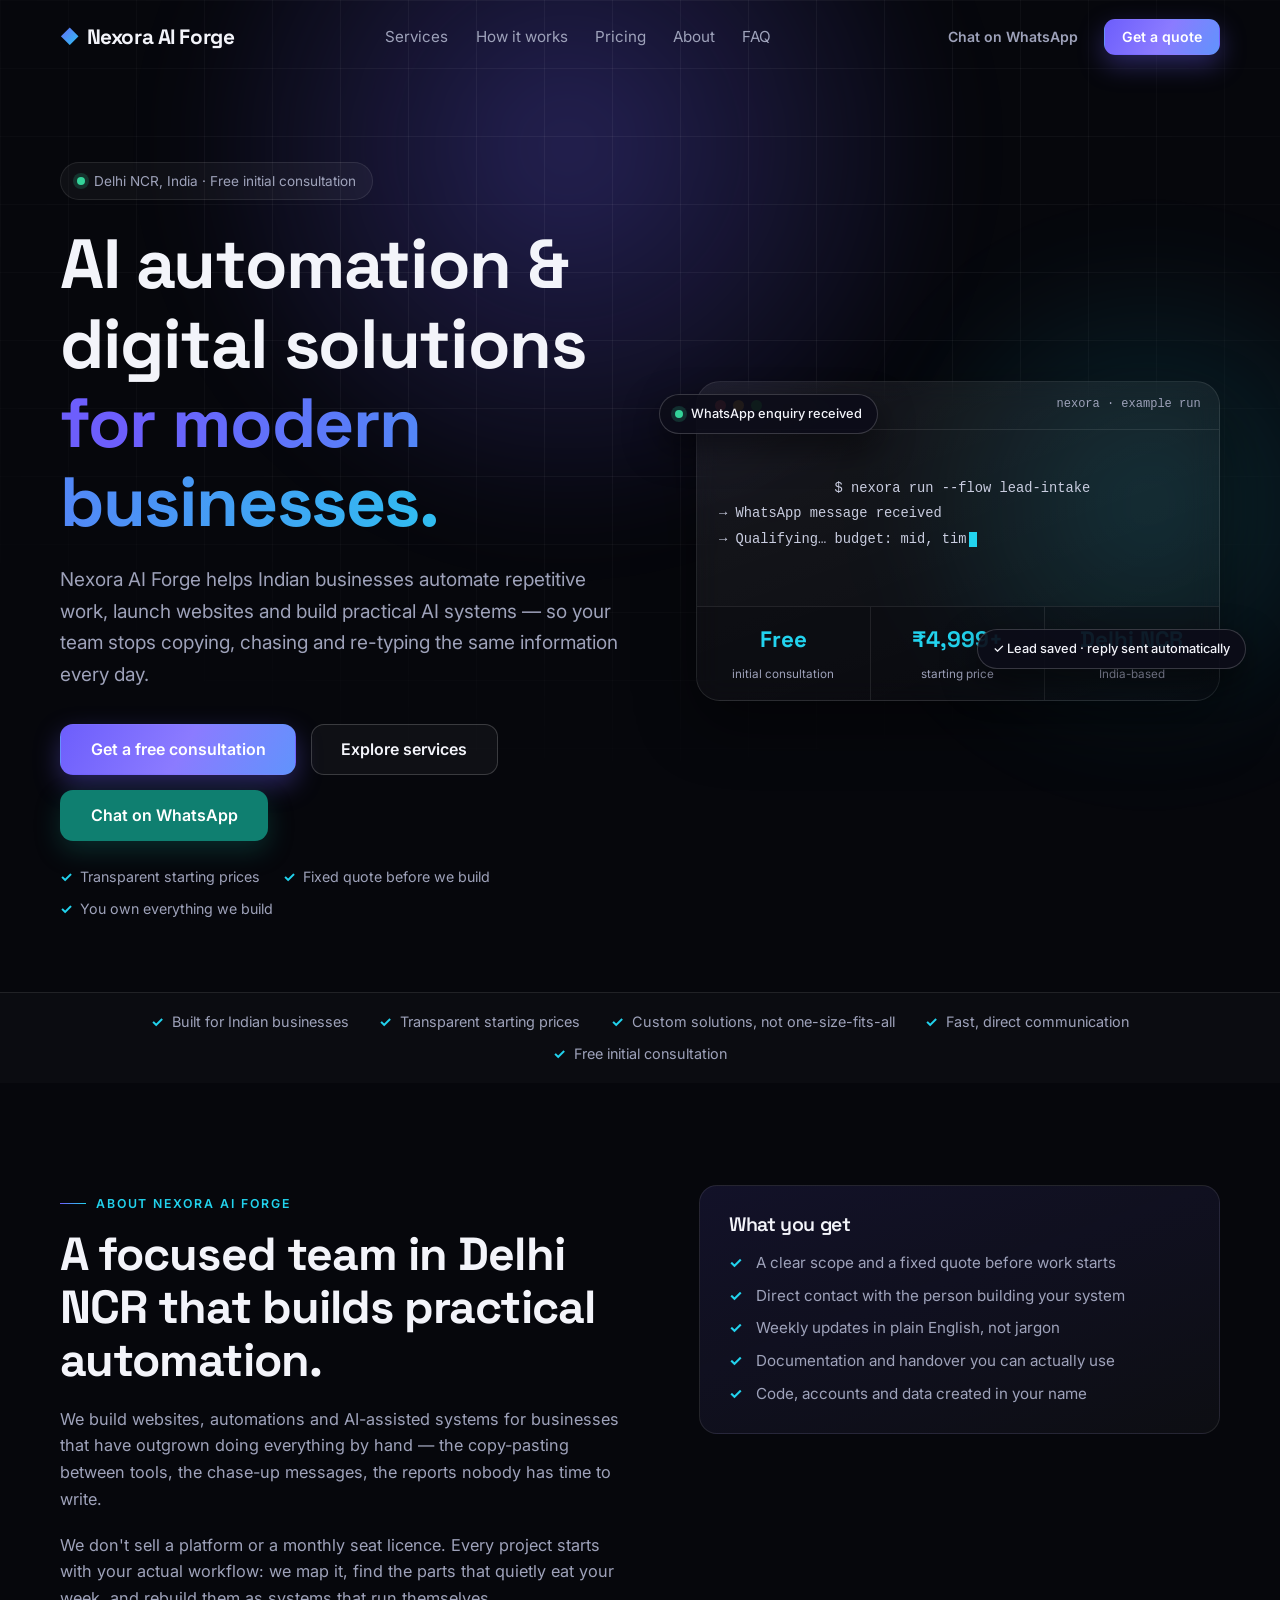
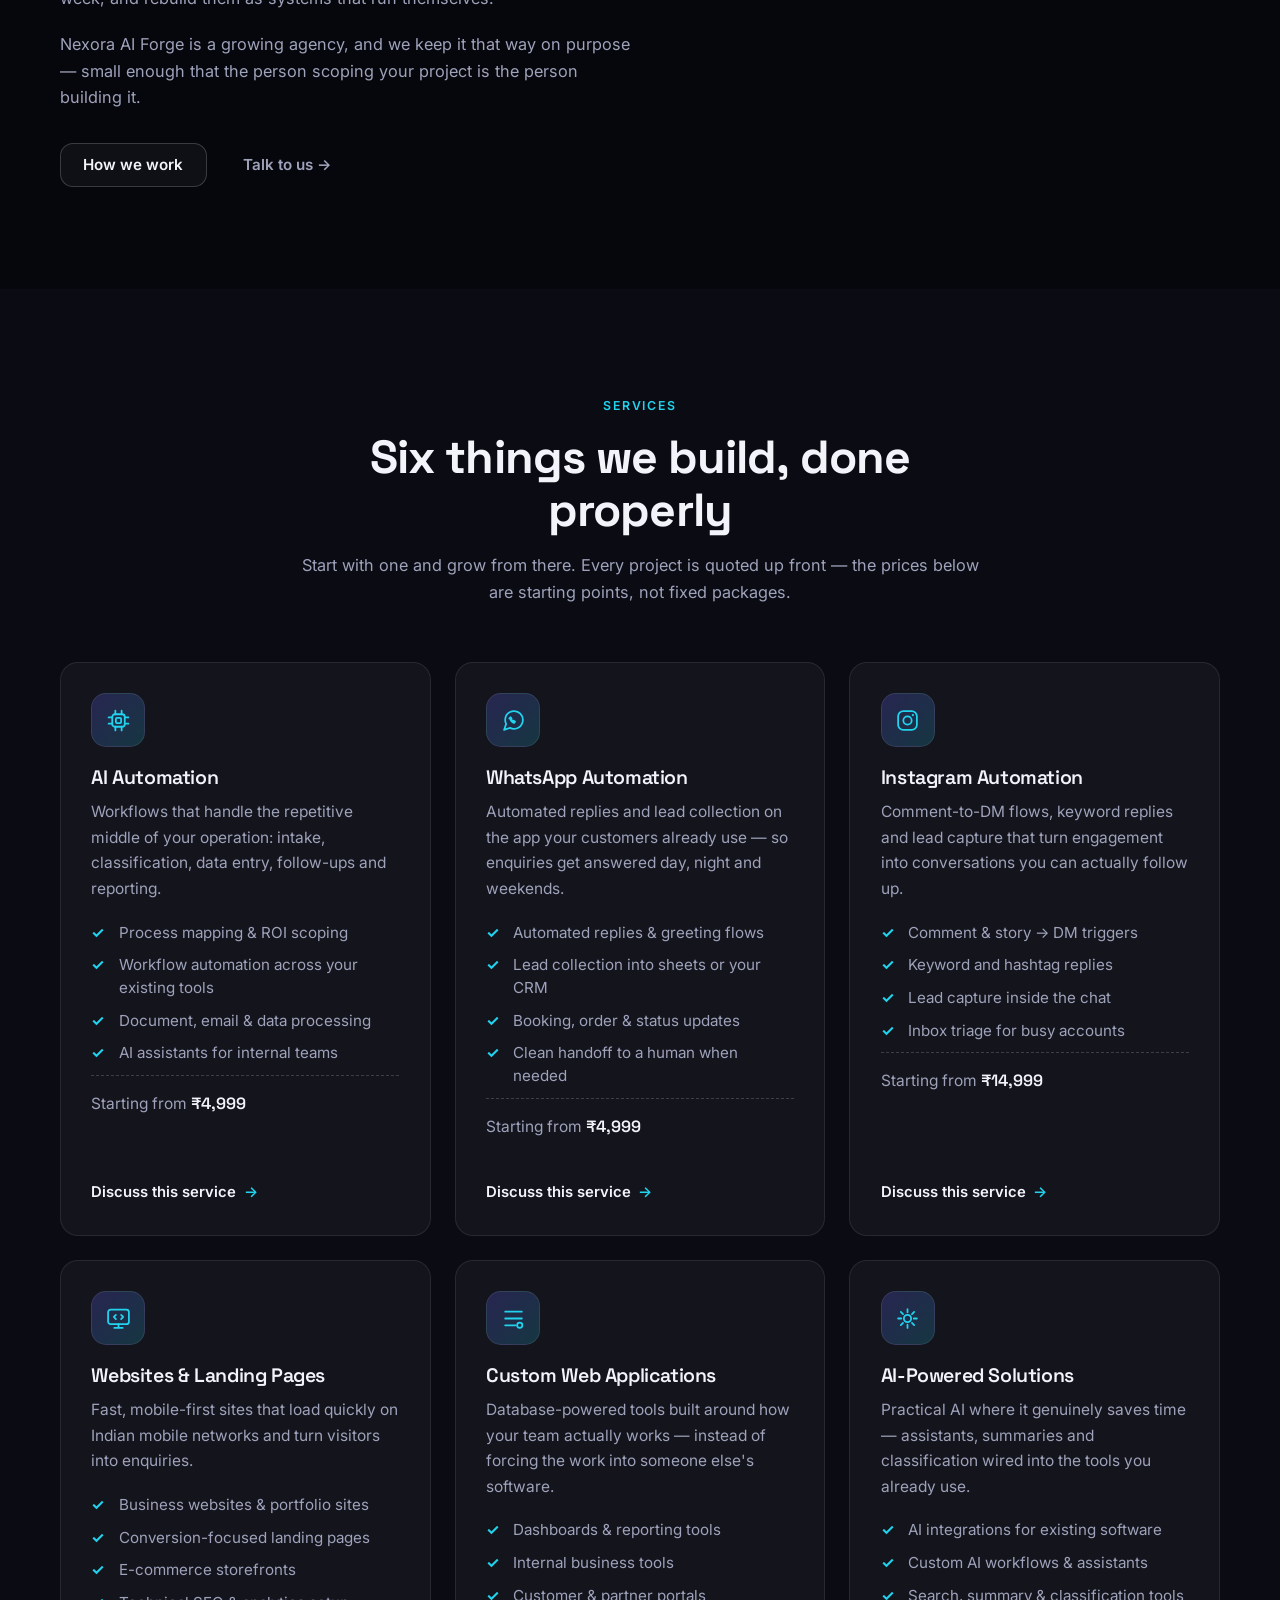
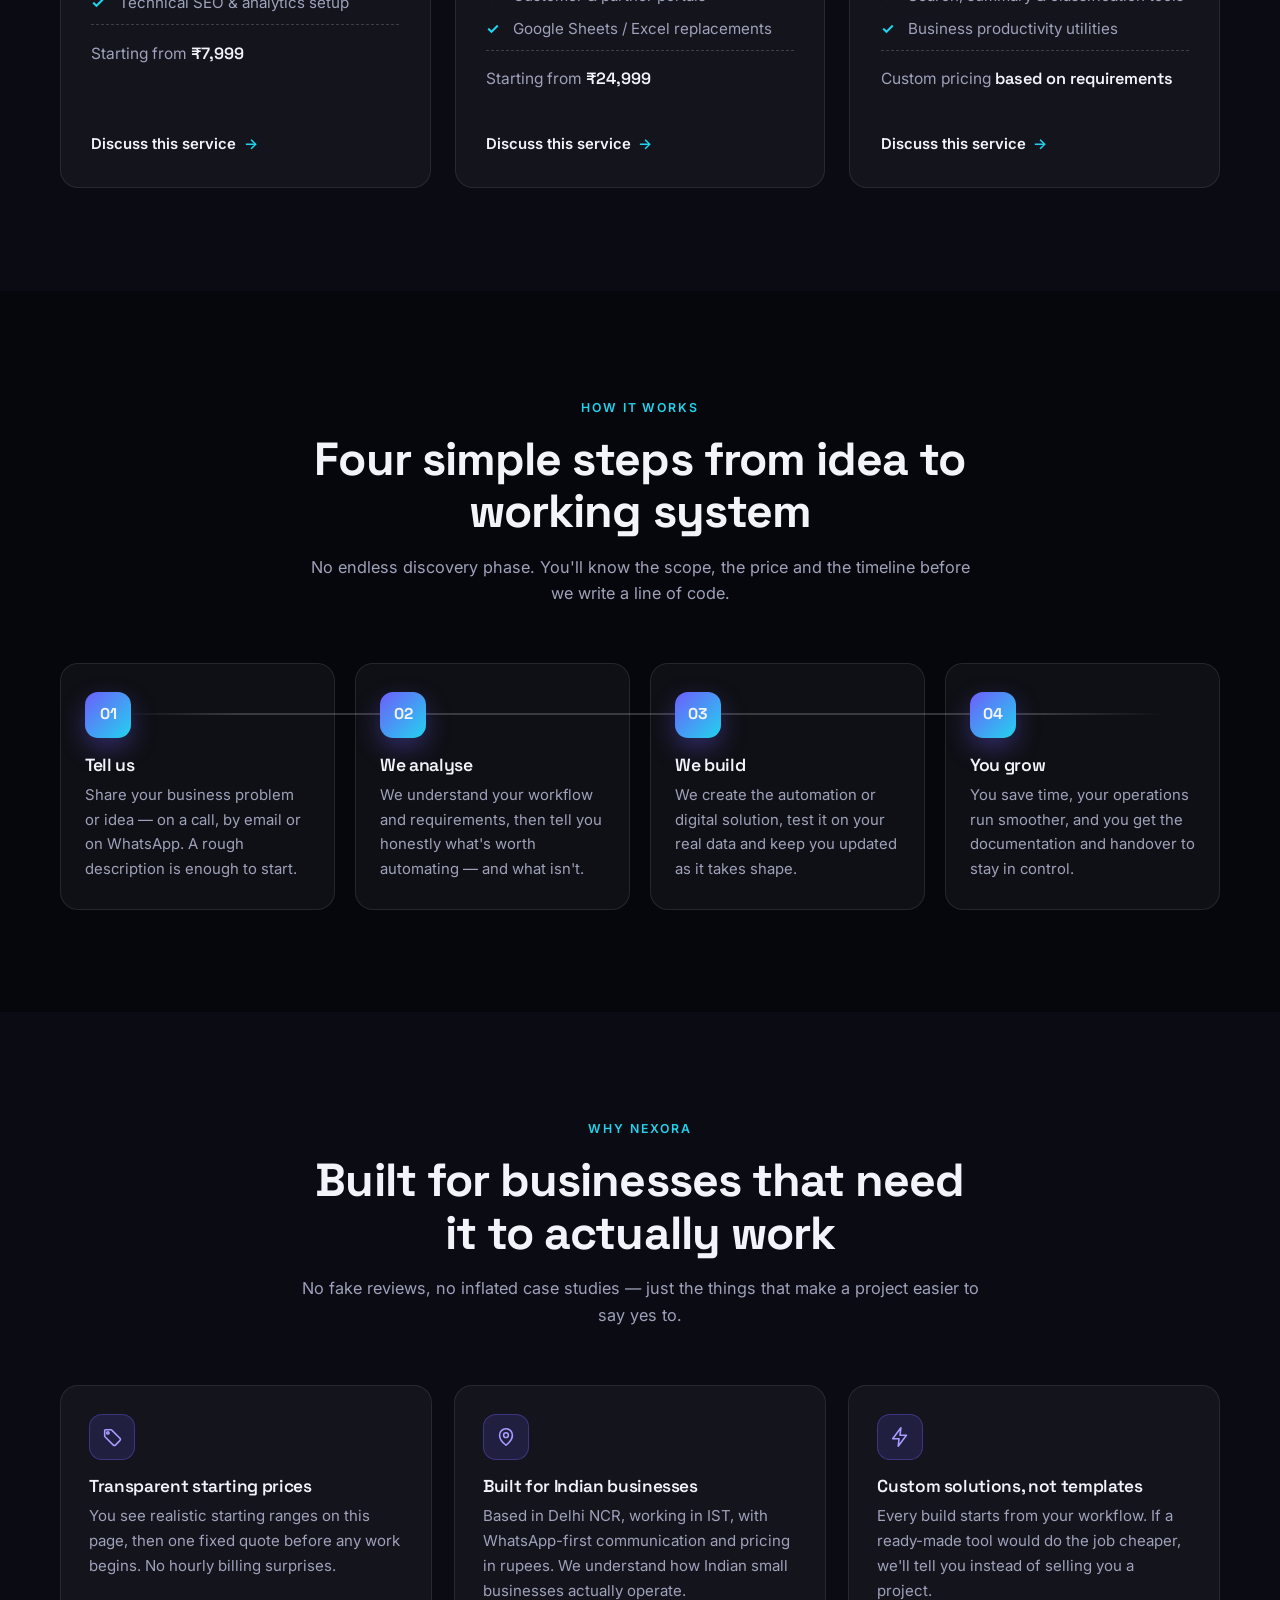
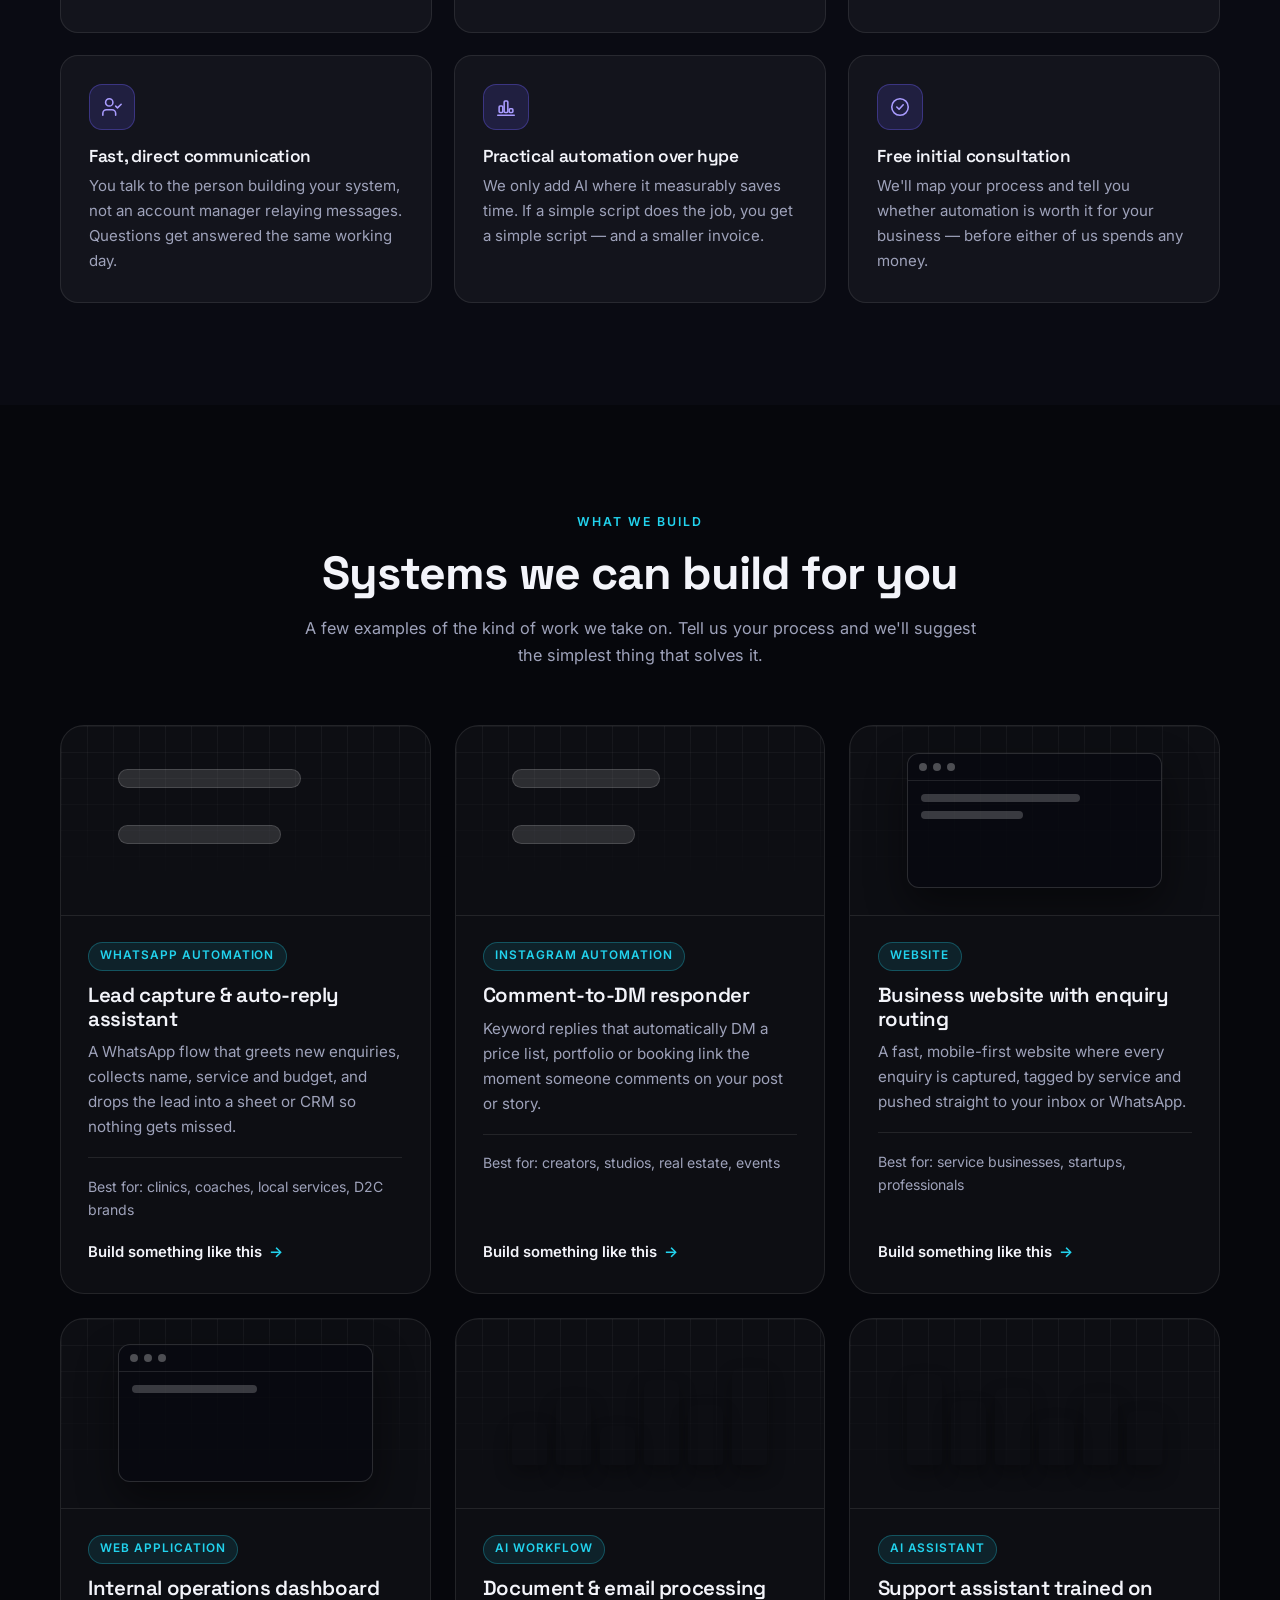
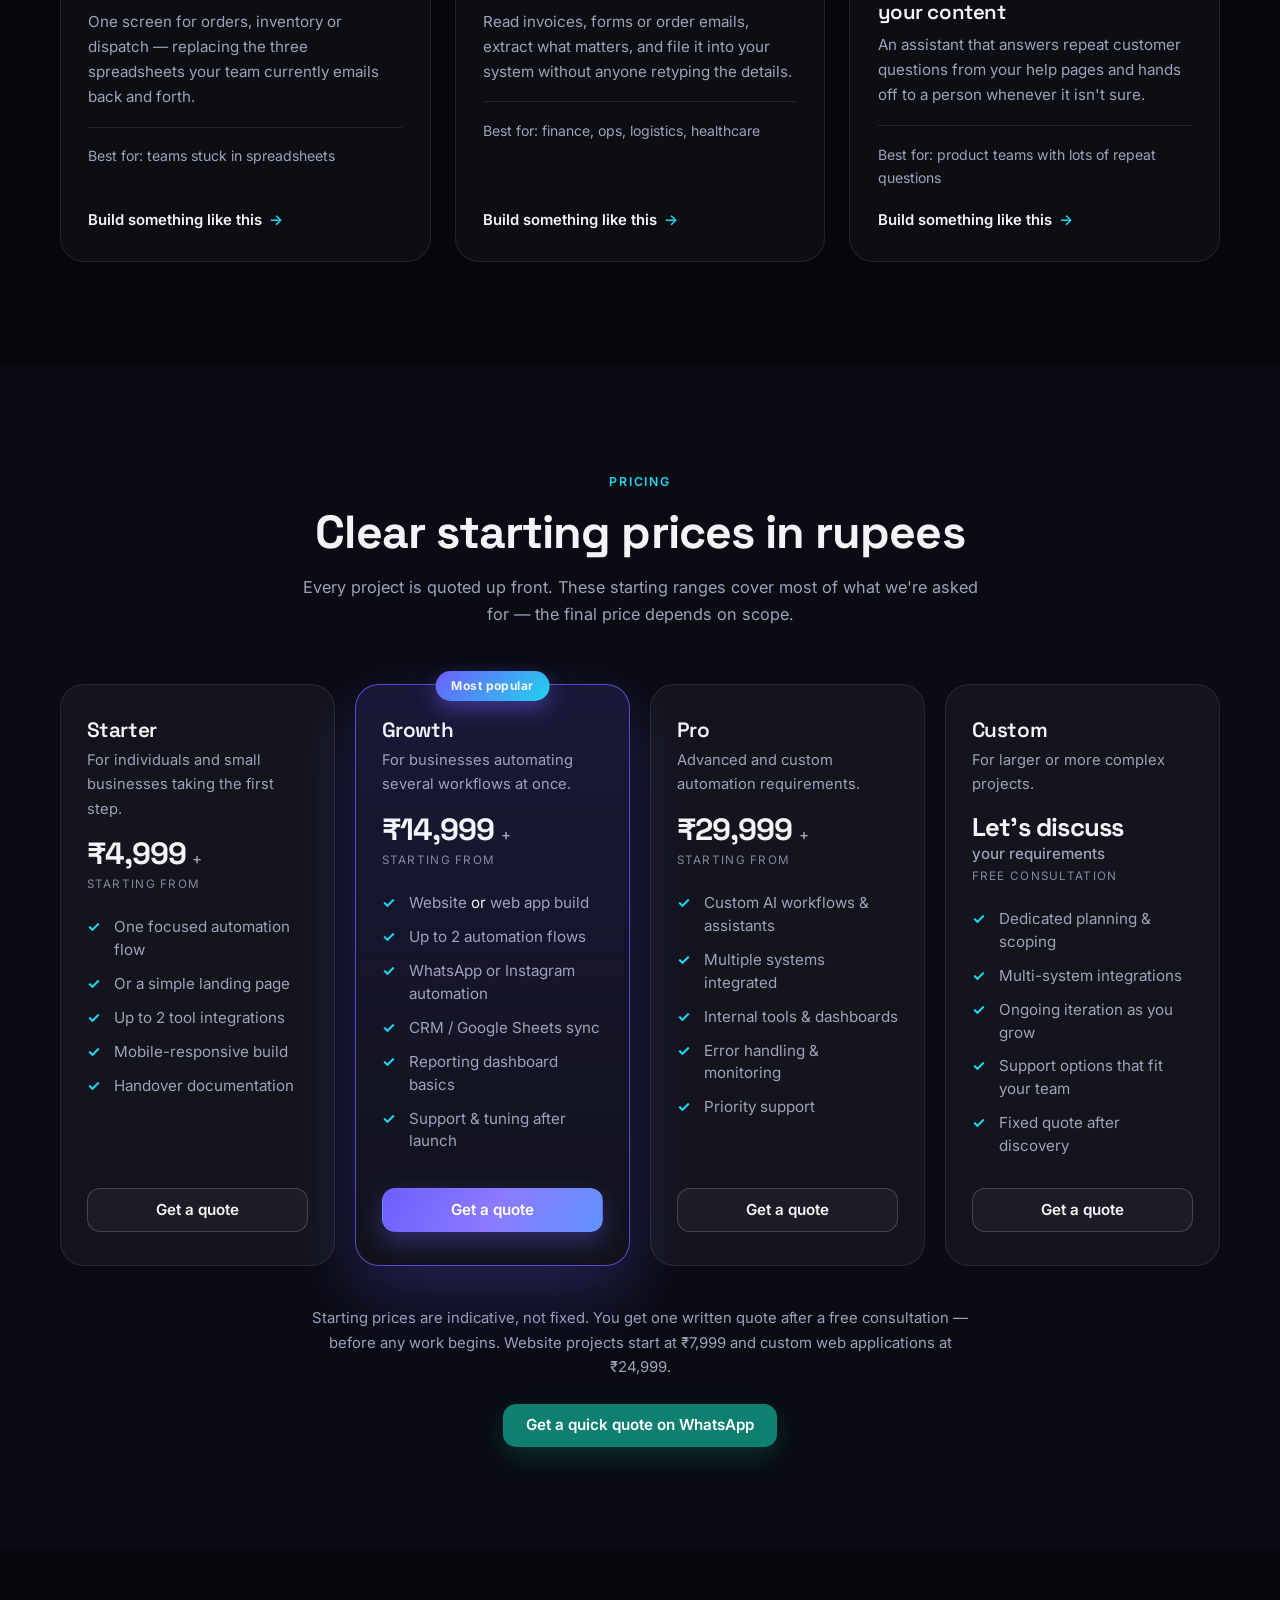
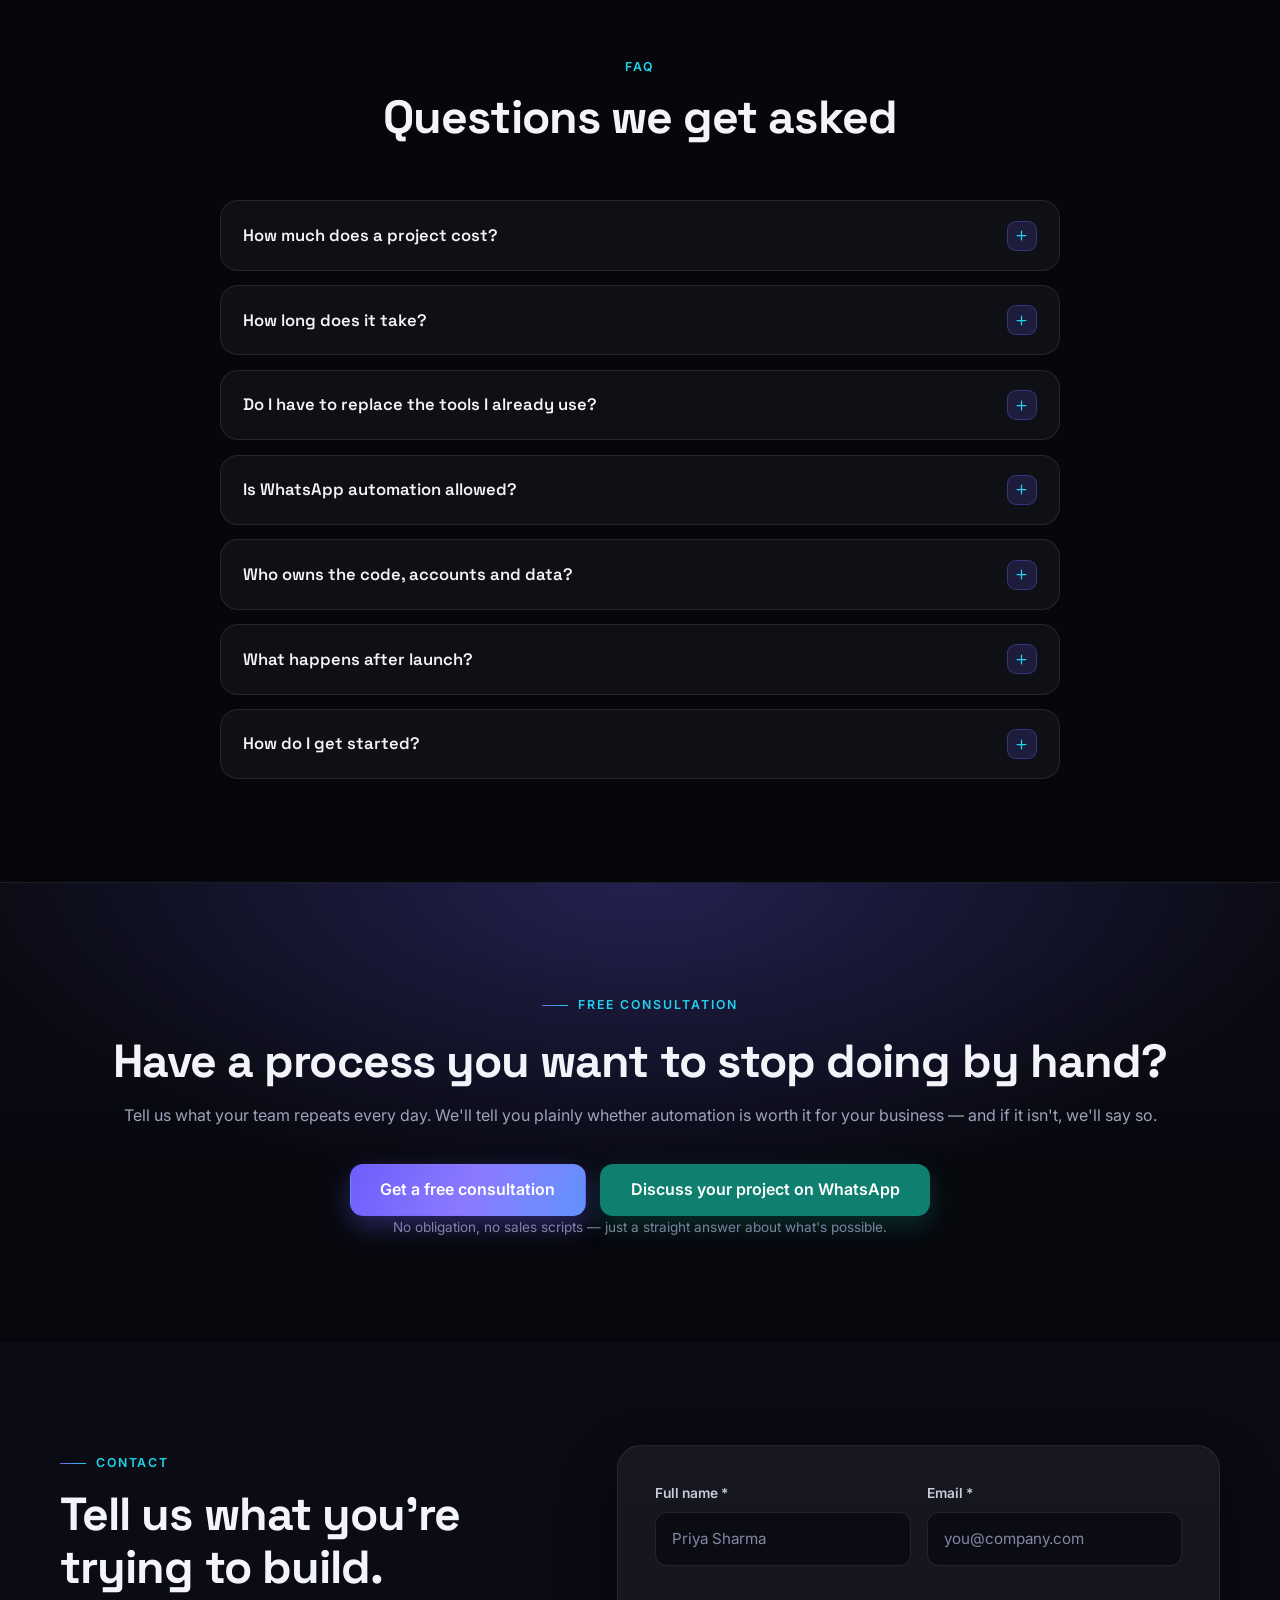
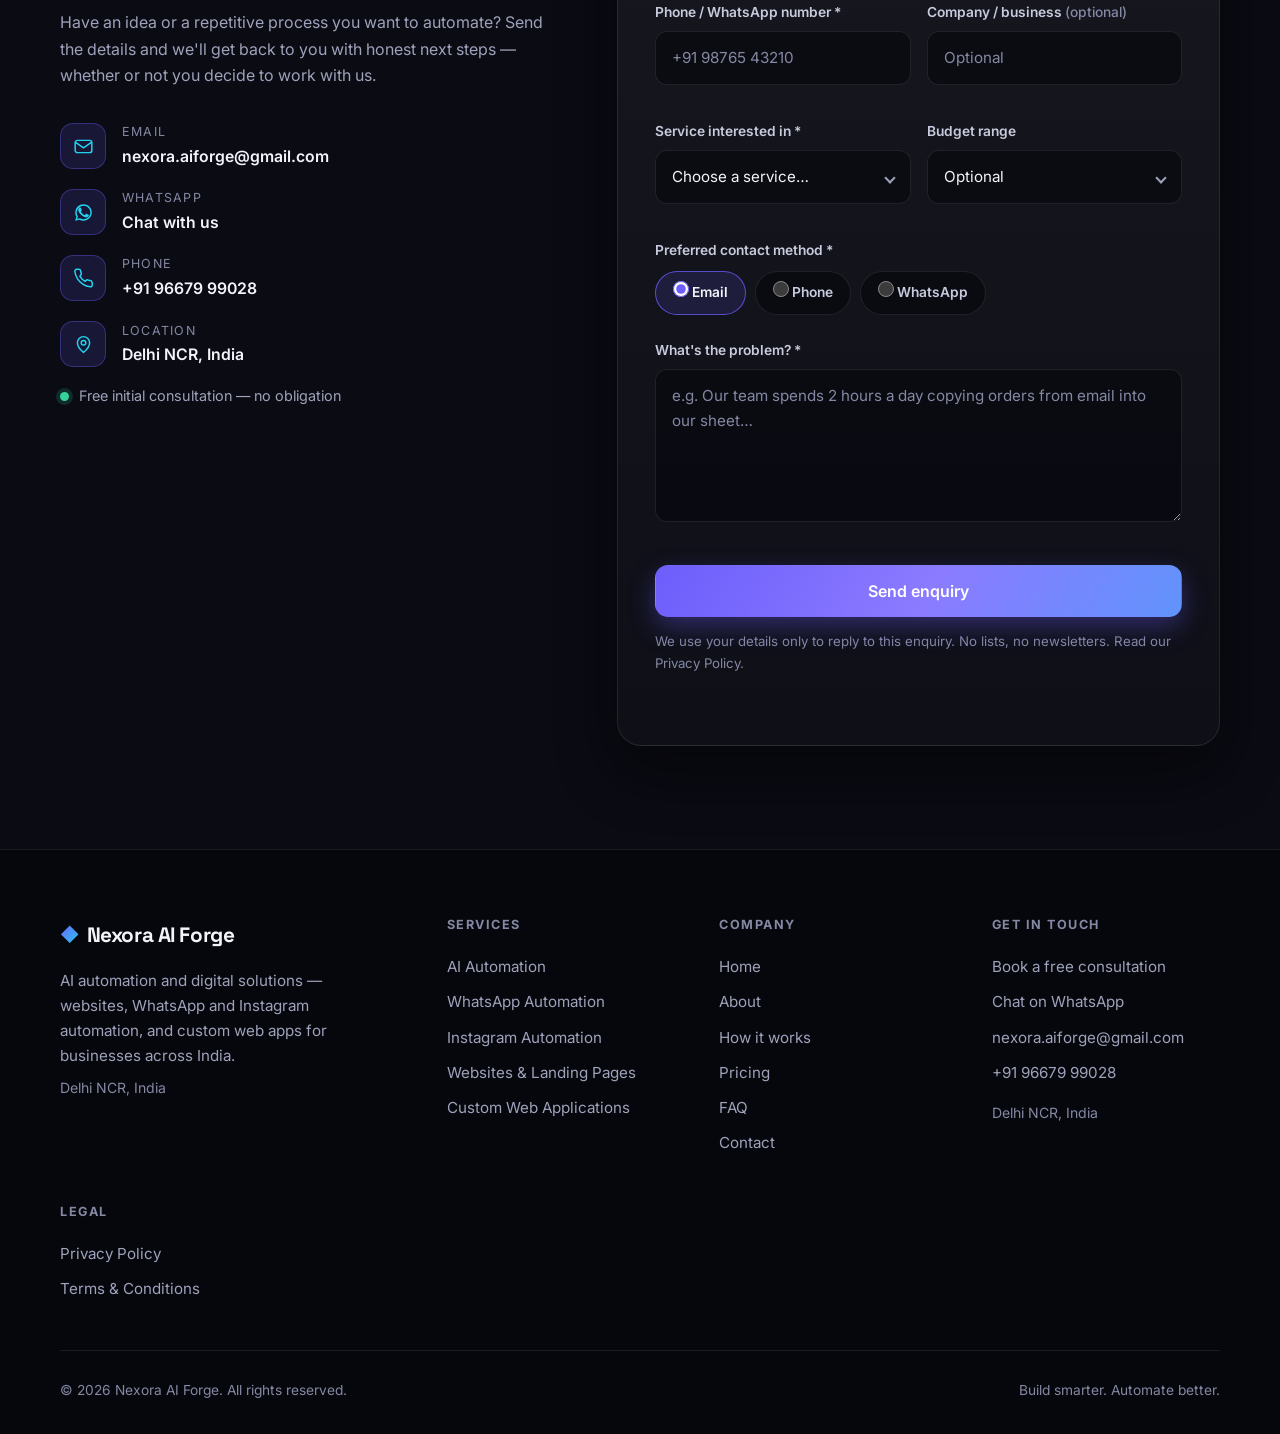
<file: index.html>
<!DOCTYPE html>
<html lang="en">
<head>
  <meta charset="UTF-8" />
  <meta name="viewport" content="width=device-width, initial-scale=1.0" />
  <meta name="description" content="Nexora AI Forge is an AI automation and digital solutions agency in India. We build workflow automation, WhatsApp & Instagram bots, websites and custom web apps for growing businesses. Transparent starting prices. Based in Delhi NCR." />
  <meta name="theme-color" content="#06070c" />
  <meta name="robots" content="index, follow" />

  <meta property="og:type" content="website" />
  <meta property="og:site_name" content="Nexora AI Forge" />
  <meta property="og:locale" content="en_IN" />
  <meta property="og:title" content="Nexora AI Forge — AI Automation & Digital Solutions Agency in India" />
  <meta property="og:description" content="Automate repetitive work, launch websites and build custom web apps. Transparent starting prices, free consultation. Delhi NCR, India." />
  <meta name="twitter:card" content="summary_large_image" />
  <meta name="twitter:title" content="Nexora AI Forge — AI Automation & Digital Solutions Agency in India" />
  <meta name="twitter:description" content="Automate repetitive work, launch websites and build custom web apps. Transparent starting prices, free consultation. Delhi NCR, India." />
  <!-- build:url --><!-- /build:url -->
  <title>Nexora AI Forge — AI Automation &amp; Digital Solutions Agency in India</title>

  <link rel="icon" href="data:image/svg+xml,%3Csvg xmlns='http://www.w3.org/2000/svg' viewBox='0 0 64 64'%3E%3Cdefs%3E%3ClinearGradient id='g' x1='0' y1='0' x2='1' y2='1'%3E%3Cstop offset='0' stop-color='%236d5efc'/%3E%3Cstop offset='1' stop-color='%2322d3ee'/%3E%3C/linearGradient%3E%3C/defs%3E%3Crect width='64' height='64' rx='14' fill='%2306070c'/%3E%3Cpath d='M32 12 52 32 32 52 12 32Z' fill='url(%23g)'/%3E%3C/svg%3E" />

  <link rel="preconnect" href="https://fonts.googleapis.com" />
  <link rel="preconnect" href="https://fonts.gstatic.com" crossorigin />
  <link href="https://fonts.googleapis.com/css2?family=Inter:wght@400;500;600;700;800&family=Space+Grotesk:wght@500;600;700&display=swap" rel="stylesheet" />
  <link rel="stylesheet" href="styles.css" />

  <script type="application/ld+json">
  {
    "@context": "https://schema.org",
    "@type": "ProfessionalService",
    "name": "Nexora AI Forge",
    "description": "AI automation and digital solutions agency in India. Workflow automation, WhatsApp and Instagram automation, websites, landing pages and custom web applications.",
    "serviceType": "AI automation, web development and business automation services",
    "areaServed": "India",
    "address": {
      "@type": "PostalAddress",
      "addressLocality": "Delhi NCR",
      "addressCountry": "IN"
    },
    "email": "nexora.aiforge@gmail.com",
    "telephone": "+91-96679-99028",
    "priceRange": "₹₹",
    "knowsAbout": [
      "AI automation",
      "WhatsApp automation",
      "Instagram automation",
      "Website development India",
      "Custom web applications",
      "Business process automation"
    ]
  }
  </script>

  <noscript>
    <style>.reveal { opacity: 1 !important; transform: none !important; }</style>
  </noscript>
</head>
<body>

  <!-- Scroll progress bar -->
  <div class="scroll-progress" id="scrollProgress" aria-hidden="true"></div>

  <a class="skip-link" href="#main">Skip to content</a>

  <!-- ===== Navigation ===== -->
  <header class="nav" id="nav">
    <div class="container nav__inner">
      <a href="#home" class="logo" aria-label="Nexora AI Forge — back to top">
        <span class="logo__mark" aria-hidden="true">◆</span>
        <span class="logo__text">Nexora&nbsp;AI&nbsp;Forge</span>
      </a>

      <div class="nav__menu" id="navMenu">
        <nav class="nav__links" id="navLinks" aria-label="Main navigation">
          <a href="#services">Services</a>
          <a href="#process">How it works</a>
          <a href="#pricing">Pricing</a>
          <a href="#about">About</a>
          <a href="#faq">FAQ</a>
        </nav>
        <div class="nav__actions">
          <a href="#" data-whatsapp-link class="btn btn--ghost btn--sm nav__wa">Chat on WhatsApp</a>
          <a href="#contact" class="btn btn--primary btn--sm">Get a quote</a>
        </div>
      </div>

      <button class="nav__toggle" id="navToggle" aria-label="Open menu" aria-expanded="false" aria-controls="navMenu">
        <span></span><span></span><span></span>
      </button>
    </div>
  </header>

  <main id="main">

    <!-- ===== Hero ===== -->
    <section class="hero" id="home">
      <div class="hero__bg" aria-hidden="true">
        <span class="hero__glow hero__glow--1"></span>
        <span class="hero__glow hero__glow--2"></span>
        <span class="hero__grid"></span>
      </div>

      <div class="container hero__inner">
        <div class="hero__content reveal">
          <span class="pill"><span class="pill__dot"></span> Delhi NCR, India · Free initial consultation</span>
          <h1>AI automation &amp; digital solutions <span class="gradient-text">for modern businesses.</span></h1>
          <p class="lead">
            Nexora AI Forge helps Indian businesses automate repetitive work, launch websites
            and build practical AI systems — so your team stops copying, chasing and
            re-typing the same information every day.
          </p>

          <div class="hero__cta">
            <a href="#contact" class="btn btn--primary btn--lg">Get a free consultation</a>
            <a href="#services" class="btn btn--outline btn--lg">Explore services</a>
            <a href="#" data-whatsapp-link class="btn btn--wa btn--lg">Chat on WhatsApp</a>
          </div>

          <ul class="hero__points">
            <li>Transparent starting prices</li>
            <li>Fixed quote before we build</li>
            <li>You own everything we build</li>
          </ul>
        </div>

        <div class="hero__visual reveal">
          <div class="float-chip float-chip--1" aria-hidden="true">
            <span class="float-chip__dot"></span> WhatsApp enquiry received
          </div>
          <div class="float-chip float-chip--2" aria-hidden="true">
            ✓ Lead saved · reply sent automatically
          </div>

          <div class="glass-card" aria-hidden="true">
            <div class="glass-card__header">
              <span class="dot dot--red"></span>
              <span class="dot dot--yellow"></span>
              <span class="dot dot--green"></span>
              <span class="glass-card__title">nexora · example run</span>
            </div>
            <div class="glass-card__body">
              <span class="typed" id="typedText"></span><span class="caret"></span>
            </div>
            <div class="glass-card__stats">
              <div class="stat"><strong>Free</strong><span>initial consultation</span></div>
              <div class="stat"><strong>₹4,999+</strong><span>starting price</span></div>
              <div class="stat"><strong>Delhi NCR</strong><span>India-based</span></div>
            </div>
          </div>
        </div>
      </div>

      <!-- Honest trust strip (no fake clients, no invented numbers) -->
      <div class="trustbar">
        <div class="container trustbar__inner">
          <span>Built for Indian businesses</span>
          <span>Transparent starting prices</span>
          <span>Custom solutions, not one-size-fits-all</span>
          <span>Fast, direct communication</span>
          <span>Free initial consultation</span>
        </div>
      </div>
    </section>

    <!-- ===== About ===== -->
    <section class="section" id="about">
      <div class="container about__grid">
        <div class="about__text reveal">
          <span class="eyebrow">About Nexora AI Forge</span>
          <h2>A focused team in Delhi NCR that builds practical automation.</h2>
          <p>
            We build websites, automations and AI-assisted systems for businesses that have
            outgrown doing everything by hand — the copy-pasting between tools, the chase-up
            messages, the reports nobody has time to write.
          </p>
          <p>
            We don't sell a platform or a monthly seat licence. Every project starts with your
            actual workflow: we map it, find the parts that quietly eat your week, and rebuild
            them as systems that run themselves.
          </p>
          <p>
            Nexora AI Forge is a growing agency, and we keep it that way on purpose — small
            enough that the person scoping your project is the person building it.
          </p>
          <div class="about__cta">
            <a href="#process" class="btn btn--outline">How we work</a>
            <a href="#contact" class="btn btn--ghost">Talk to us →</a>
          </div>
        </div>

        <div class="about__side reveal">
          <div class="about__card spot">
            <h3>What you get</h3>
            <ul class="ticks">
              <li>A clear scope and a fixed quote before work starts</li>
              <li>Direct contact with the person building your system</li>
              <li>Weekly updates in plain English, not jargon</li>
              <li>Documentation and handover you can actually use</li>
              <li>Code, accounts and data created in your name</li>
            </ul>
          </div>
        </div>
      </div>
    </section>

    <!-- ===== Services ===== -->
    <section class="section section--alt" id="services">
      <div class="container">
        <div class="section__head reveal">
          <span class="eyebrow">Services</span>
          <h2>Six things we build, done properly</h2>
          <p>Start with one and grow from there. Every project is quoted up front — the prices below are starting points, not fixed packages.</p>
        </div>

        <div class="services__grid">
          <article class="service-card spot reveal">
            <div class="service-card__icon">
              <svg viewBox="0 0 24 24" fill="none" stroke="currentColor" stroke-width="1.7" stroke-linecap="round" stroke-linejoin="round" aria-hidden="true">
                <rect x="6" y="6" width="12" height="12" rx="2.5"></rect>
                <rect x="9.5" y="9.5" width="5" height="5" rx="1"></rect>
                <path d="M9 2.5V6M15 2.5V6M9 18v3.5M15 18v3.5M2.5 9H6M2.5 15H6M18 9h3.5M18 15h3.5"></path>
              </svg>
            </div>
            <h3>AI Automation</h3>
            <p>
              Workflows that handle the repetitive middle of your operation: intake,
              classification, data entry, follow-ups and reporting.
            </p>
            <ul class="ticks">
              <li>Process mapping &amp; ROI scoping</li>
              <li>Workflow automation across your existing tools</li>
              <li>Document, email &amp; data processing</li>
              <li>AI assistants for internal teams</li>
            </ul>
            <p class="service-card__price">Starting from <strong>₹4,999</strong></p>
            <a href="#contact" class="link-arrow">Discuss this service <span aria-hidden="true">→</span></a>
          </article>

          <article class="service-card spot reveal">
            <div class="service-card__icon">
              <svg viewBox="0 0 24 24" fill="none" stroke="currentColor" stroke-width="1.7" stroke-linecap="round" stroke-linejoin="round" aria-hidden="true">
                <path d="M21 11.5a8.38 8.38 0 0 1-.9 3.8 8.5 8.5 0 0 1-7.6 4.7 8.38 8.38 0 0 1-3.8-.9L3 21l1.9-5.7a8.38 8.38 0 0 1-.9-3.8 8.5 8.5 0 0 1 4.7-7.6 8.38 8.38 0 0 1 3.8-.9h.5a8.48 8.48 0 0 1 8 8v.5z"></path>
                <path d="M8.8 10.2c.4 1.9 1.7 3.4 3.7 4.1l1-1.2-1.5-1-.7.5a5.6 5.6 0 0 1-1.6-1.5l.5-.7-1-1.5-1.2 1z"></path>
              </svg>
            </div>
            <h3>WhatsApp Automation</h3>
            <p>
              Automated replies and lead collection on the app your customers already use —
              so enquiries get answered day, night and weekends.
            </p>
            <ul class="ticks">
              <li>Automated replies &amp; greeting flows</li>
              <li>Lead collection into sheets or your CRM</li>
              <li>Booking, order &amp; status updates</li>
              <li>Clean handoff to a human when needed</li>
            </ul>
            <p class="service-card__price">Starting from <strong>₹4,999</strong></p>
            <a href="#contact" class="link-arrow">Discuss this service <span aria-hidden="true">→</span></a>
          </article>

          <article class="service-card spot reveal">
            <div class="service-card__icon">
              <svg viewBox="0 0 24 24" fill="none" stroke="currentColor" stroke-width="1.7" stroke-linecap="round" stroke-linejoin="round" aria-hidden="true">
                <rect x="3" y="3" width="18" height="18" rx="5"></rect>
                <circle cx="12" cy="12" r="4"></circle>
                <circle cx="17.2" cy="6.8" r="1.1" fill="currentColor" stroke="none"></circle>
              </svg>
            </div>
            <h3>Instagram Automation</h3>
            <p>
              Comment-to-DM flows, keyword replies and lead capture that turn engagement
              into conversations you can actually follow up.
            </p>
            <ul class="ticks">
              <li>Comment &amp; story → DM triggers</li>
              <li>Keyword and hashtag replies</li>
              <li>Lead capture inside the chat</li>
              <li>Inbox triage for busy accounts</li>
            </ul>
            <p class="service-card__price">Starting from <strong>₹14,999</strong></p>
            <a href="#contact" class="link-arrow">Discuss this service <span aria-hidden="true">→</span></a>
          </article>

          <article class="service-card spot reveal">
            <div class="service-card__icon">
              <svg viewBox="0 0 24 24" fill="none" stroke="currentColor" stroke-width="1.7" stroke-linecap="round" stroke-linejoin="round" aria-hidden="true">
                <rect x="2" y="3.5" width="20" height="14" rx="2.5"></rect>
                <path d="M8 21h8M12 17.5V21"></path>
                <path d="m9.5 8.5-2 2 2 2M14.5 8.5l2 2-2 2"></path>
              </svg>
            </div>
            <h3>Websites &amp; Landing Pages</h3>
            <p>
              Fast, mobile-first sites that load quickly on Indian mobile networks and turn
              visitors into enquiries.
            </p>
            <ul class="ticks">
              <li>Business websites &amp; portfolio sites</li>
              <li>Conversion-focused landing pages</li>
              <li>E-commerce storefronts</li>
              <li>Technical SEO &amp; analytics setup</li>
            </ul>
            <p class="service-card__price">Starting from <strong>₹7,999</strong></p>
            <a href="#contact" class="link-arrow">Discuss this service <span aria-hidden="true">→</span></a>
          </article>

          <article class="service-card spot reveal">
            <div class="service-card__icon">
              <svg viewBox="0 0 24 24" fill="none" stroke="currentColor" stroke-width="1.7" stroke-linecap="round" stroke-linejoin="round" aria-hidden="true">
                <path d="M4 5.5h16M4 12h16M4 18.5h10"></path>
                <circle cx="18" cy="18.5" r="2.5"></circle>
              </svg>
            </div>
            <h3>Custom Web Applications</h3>
            <p>
              Database-powered tools built around how your team actually works — instead of
              forcing the work into someone else's software.
            </p>
            <ul class="ticks">
              <li>Dashboards &amp; reporting tools</li>
              <li>Internal business tools</li>
              <li>Customer &amp; partner portals</li>
              <li>Google Sheets / Excel replacements</li>
            </ul>
            <p class="service-card__price">Starting from <strong>₹24,999</strong></p>
            <a href="#contact" class="link-arrow">Discuss this service <span aria-hidden="true">→</span></a>
          </article>

          <article class="service-card spot reveal">
            <div class="service-card__icon">
              <svg viewBox="0 0 24 24" fill="none" stroke="currentColor" stroke-width="1.7" stroke-linecap="round" stroke-linejoin="round" aria-hidden="true">
                <path d="M12 3v3M12 18v3M3 12h3M18 12h3M5.6 5.6l2.1 2.1M16.3 16.3l2.1 2.1M18.4 5.6l-2.1 2.1M7.7 16.3l-2.1 2.1"></path>
                <circle cx="12" cy="12" r="3.5"></circle>
              </svg>
            </div>
            <h3>AI-Powered Solutions</h3>
            <p>
              Practical AI where it genuinely saves time — assistants, summaries and
              classification wired into the tools you already use.
            </p>
            <ul class="ticks">
              <li>AI integrations for existing software</li>
              <li>Custom AI workflows &amp; assistants</li>
              <li>Search, summary &amp; classification tools</li>
              <li>Business productivity utilities</li>
            </ul>
            <p class="service-card__price">Custom pricing <strong>based on requirements</strong></p>
            <a href="#contact" class="link-arrow">Discuss this service <span aria-hidden="true">→</span></a>
          </article>
        </div>
      </div>
    </section>

    <!-- ===== How it works ===== -->
    <section class="section" id="process">
      <div class="container">
        <div class="section__head reveal">
          <span class="eyebrow">How it works</span>
          <h2>Four simple steps from idea to working system</h2>
          <p>No endless discovery phase. You'll know the scope, the price and the timeline before we write a line of code.</p>
        </div>

        <ol class="steps">
          <li class="step reveal">
            <span class="step__num">01</span>
            <div class="step__body">
              <h3>Tell us</h3>
              <p>Share your business problem or idea — on a call, by email or on WhatsApp. A rough description is enough to start.</p>
            </div>
          </li>
          <li class="step reveal">
            <span class="step__num">02</span>
            <div class="step__body">
              <h3>We analyse</h3>
              <p>We understand your workflow and requirements, then tell you honestly what's worth automating — and what isn't.</p>
            </div>
          </li>
          <li class="step reveal">
            <span class="step__num">03</span>
            <div class="step__body">
              <h3>We build</h3>
              <p>We create the automation or digital solution, test it on your real data and keep you updated as it takes shape.</p>
            </div>
          </li>
          <li class="step reveal">
            <span class="step__num">04</span>
            <div class="step__body">
              <h3>You grow</h3>
              <p>You save time, your operations run smoother, and you get the documentation and handover to stay in control.</p>
            </div>
          </li>
        </ol>
      </div>
    </section>

    <!-- ===== Why Nexora (trust) ===== -->
    <section class="section section--alt" id="why">
      <div class="container">
        <div class="section__head reveal">
          <span class="eyebrow">Why Nexora</span>
          <h2>Built for businesses that need it to actually work</h2>
          <p>No fake reviews, no inflated case studies — just the things that make a project easier to say yes to.</p>
        </div>

        <div class="why__grid">
          <article class="why__item spot reveal">
            <div class="why__icon">
              <svg viewBox="0 0 24 24" fill="none" stroke="currentColor" stroke-width="1.7" stroke-linecap="round" stroke-linejoin="round" aria-hidden="true">
                <path d="M20.6 13.4 12 4.8A2 2 0 0 0 10.6 4H5a1 1 0 0 0-1 1v5.6a2 2 0 0 0 .6 1.4l8.6 8.6a2 2 0 0 0 2.8 0l4.6-4.6a2 2 0 0 0 0-2.8z"></path>
                <circle cx="7.5" cy="7.5" r="1.3"></circle>
              </svg>
            </div>
            <h3>Transparent starting prices</h3>
            <p>You see realistic starting ranges on this page, then one fixed quote before any work begins. No hourly billing surprises.</p>
          </article>

          <article class="why__item spot reveal">
            <div class="why__icon">
              <svg viewBox="0 0 24 24" fill="none" stroke="currentColor" stroke-width="1.7" stroke-linecap="round" stroke-linejoin="round" aria-hidden="true">
                <path d="M12 21s7-5.5 7-11a7 7 0 1 0-14 0c0 5.5 7 11 7 11z"></path>
                <circle cx="12" cy="10" r="2.6"></circle>
              </svg>
            </div>
            <h3>Built for Indian businesses</h3>
            <p>Based in Delhi NCR, working in IST, with WhatsApp-first communication and pricing in rupees. We understand how Indian small businesses actually operate.</p>
          </article>

          <article class="why__item spot reveal">
            <div class="why__icon">
              <svg viewBox="0 0 24 24" fill="none" stroke="currentColor" stroke-width="1.7" stroke-linecap="round" stroke-linejoin="round" aria-hidden="true">
                <path d="M13 2 4 14h7l-1 8 9-12h-7l1-8z"></path>
              </svg>
            </div>
            <h3>Custom solutions, not templates</h3>
            <p>Every build starts from your workflow. If a ready-made tool would do the job cheaper, we'll tell you instead of selling you a project.</p>
          </article>

          <article class="why__item spot reveal">
            <div class="why__icon">
              <svg viewBox="0 0 24 24" fill="none" stroke="currentColor" stroke-width="1.7" stroke-linecap="round" stroke-linejoin="round" aria-hidden="true">
                <path d="M16 21v-2a4 4 0 0 0-4-4H6a4 4 0 0 0-4 4v2"></path>
                <circle cx="9" cy="7" r="4"></circle>
                <path d="m16 11 2 2 4-4"></path>
              </svg>
            </div>
            <h3>Fast, direct communication</h3>
            <p>You talk to the person building your system, not an account manager relaying messages. Questions get answered the same working day.</p>
          </article>

          <article class="why__item spot reveal">
            <div class="why__icon">
              <svg viewBox="0 0 24 24" fill="none" stroke="currentColor" stroke-width="1.7" stroke-linecap="round" stroke-linejoin="round" aria-hidden="true">
                <path d="M3 21h18"></path>
                <rect x="4.5" y="11" width="4" height="7" rx="1"></rect>
                <rect x="10" y="5.5" width="4" height="12.5" rx="1"></rect>
                <rect x="15.5" y="14" width="4" height="4" rx="1"></rect>
              </svg>
            </div>
            <h3>Practical automation over hype</h3>
            <p>We only add AI where it measurably saves time. If a simple script does the job, you get a simple script — and a smaller invoice.</p>
          </article>

          <article class="why__item spot reveal">
            <div class="why__icon">
              <svg viewBox="0 0 24 24" fill="none" stroke="currentColor" stroke-width="1.7" stroke-linecap="round" stroke-linejoin="round" aria-hidden="true">
                <circle cx="12" cy="12" r="9"></circle>
                <path d="m8.5 12 2.5 2.5 4.5-5"></path>
              </svg>
            </div>
            <h3>Free initial consultation</h3>
            <p>We'll map your process and tell you whether automation is worth it for your business — before either of us spends any money.</p>
          </article>
        </div>
      </div>
    </section>

    <!-- ===== What we build (solutions) ===== -->
    <section class="section" id="solutions">
      <div class="container">
        <div class="section__head reveal">
          <span class="eyebrow">What we build</span>
          <h2>Systems we can build for you</h2>
          <p>A few examples of the kind of work we take on. Tell us your process and we'll suggest the simplest thing that solves it.</p>
        </div>

        <div class="work__grid">
          <article class="work__card reveal">
            <div class="work__visual work__visual--green" aria-hidden="true">
              <div class="mock mock--chat">
                <span class="bubble bubble--in" style="--w: 72%"></span>
                <span class="bubble bubble--out" style="--w: 55%"></span>
                <span class="bubble bubble--in" style="--w: 64%"></span>
                <span class="bubble bubble--out" style="--w: 44%"></span>
              </div>
            </div>
            <div class="work__body">
              <span class="work__tag">WhatsApp automation</span>
              <h3>Lead capture &amp; auto-reply assistant</h3>
              <p>A WhatsApp flow that greets new enquiries, collects name, service and budget, and drops the lead into a sheet or CRM so nothing gets missed.</p>
              <div class="work__fit">Best for: clinics, coaches, local services, D2C brands</div>
              <a href="#contact" class="link-arrow">Build something like this <span aria-hidden="true">→</span></a>
            </div>
          </article>

          <article class="work__card reveal">
            <div class="work__visual work__visual--pink" aria-hidden="true">
              <div class="mock mock--chat">
                <span class="bubble bubble--in" style="--w: 58%"></span>
                <span class="bubble bubble--out" style="--w: 70%"></span>
                <span class="bubble bubble--in" style="--w: 48%"></span>
                <span class="bubble bubble--out" style="--w: 62%"></span>
              </div>
            </div>
            <div class="work__body">
              <span class="work__tag">Instagram automation</span>
              <h3>Comment-to-DM responder</h3>
              <p>Keyword replies that automatically DM a price list, portfolio or booking link the moment someone comments on your post or story.</p>
              <div class="work__fit">Best for: creators, studios, real estate, events</div>
              <a href="#contact" class="link-arrow">Build something like this <span aria-hidden="true">→</span></a>
            </div>
          </article>

          <article class="work__card reveal">
            <div class="work__visual work__visual--violet" aria-hidden="true">
              <div class="mock mock--browser">
                <div class="mock__bar"><i></i><i></i><i></i></div>
                <div class="mock__body">
                  <span class="mock__line" style="--w: 70%"></span>
                  <span class="mock__line" style="--w: 45%"></span>
                  <span class="mock__block"></span>
                </div>
              </div>
            </div>
            <div class="work__body">
              <span class="work__tag">Website</span>
              <h3>Business website with enquiry routing</h3>
              <p>A fast, mobile-first website where every enquiry is captured, tagged by service and pushed straight to your inbox or WhatsApp.</p>
              <div class="work__fit">Best for: service businesses, startups, professionals</div>
              <a href="#contact" class="link-arrow">Build something like this <span aria-hidden="true">→</span></a>
            </div>
          </article>

          <article class="work__card reveal">
            <div class="work__visual work__visual--blue" aria-hidden="true">
              <div class="mock mock--browser">
                <div class="mock__bar"><i></i><i></i><i></i></div>
                <div class="mock__body">
                  <span class="mock__line" style="--w: 55%"></span>
                  <span class="mock__block mock__block--tall"></span>
                </div>
              </div>
            </div>
            <div class="work__body">
              <span class="work__tag">Web application</span>
              <h3>Internal operations dashboard</h3>
              <p>One screen for orders, inventory or dispatch — replacing the three spreadsheets your team currently emails back and forth.</p>
              <div class="work__fit">Best for: teams stuck in spreadsheets</div>
              <a href="#contact" class="link-arrow">Build something like this <span aria-hidden="true">→</span></a>
            </div>
          </article>

          <article class="work__card reveal">
            <div class="work__visual work__visual--cyan" aria-hidden="true">
              <div class="mock mock--chart">
                <span style="--h: 42%"></span><span style="--h: 66%"></span>
                <span style="--h: 38%"></span><span style="--h: 82%"></span>
                <span style="--h: 58%"></span><span style="--h: 94%"></span>
              </div>
            </div>
            <div class="work__body">
              <span class="work__tag">AI workflow</span>
              <h3>Document &amp; email processing</h3>
              <p>Read invoices, forms or order emails, extract what matters, and file it into your system without anyone retyping the details.</p>
              <div class="work__fit">Best for: finance, ops, logistics, healthcare</div>
              <a href="#contact" class="link-arrow">Build something like this <span aria-hidden="true">→</span></a>
            </div>
          </article>

          <article class="work__card reveal">
            <div class="work__visual work__visual--amber" aria-hidden="true">
              <div class="mock mock--chart">
                <span style="--h: 88%"></span><span style="--h: 62%"></span>
                <span style="--h: 74%"></span><span style="--h: 46%"></span>
                <span style="--h: 70%"></span><span style="--h: 52%"></span>
              </div>
            </div>
            <div class="work__body">
              <span class="work__tag">AI assistant</span>
              <h3>Support assistant trained on your content</h3>
              <p>An assistant that answers repeat customer questions from your help pages and hands off to a person whenever it isn't sure.</p>
              <div class="work__fit">Best for: product teams with lots of repeat questions</div>
              <a href="#contact" class="link-arrow">Build something like this <span aria-hidden="true">→</span></a>
            </div>
          </article>
        </div>
      </div>
    </section>

    <!-- ===== Pricing ===== -->
    <section class="section section--alt" id="pricing">
      <div class="container">
        <div class="section__head reveal">
          <span class="eyebrow">Pricing</span>
          <h2>Clear starting prices in rupees</h2>
          <p>Every project is quoted up front. These starting ranges cover most of what we're asked for — the final price depends on scope.</p>
        </div>

        <div class="pricing">
          <article class="price-card reveal">
            <h3>Starter</h3>
            <p class="price-card__tagline">For individuals and small businesses taking the first step.</p>
            <div class="price">₹4,999<span>+</span></div>
            <p class="price__note">Starting from</p>
            <ul class="ticks">
              <li>One focused automation flow</li>
              <li>Or a simple landing page</li>
              <li>Up to 2 tool integrations</li>
              <li>Mobile-responsive build</li>
              <li>Handover documentation</li>
            </ul>
            <a href="#contact" class="btn btn--outline btn--block">Get a quote</a>
          </article>

          <article class="price-card price-card--featured reveal">
            <span class="price-card__badge">Most popular</span>
            <h3>Growth</h3>
            <p class="price-card__tagline">For businesses automating several workflows at once.</p>
            <div class="price">₹14,999<span>+</span></div>
            <p class="price__note">Starting from</p>
            <ul class="ticks">
              <li>Website <em>or</em> web app build</li>
              <li>Up to 2 automation flows</li>
              <li>WhatsApp or Instagram automation</li>
              <li>CRM / Google Sheets sync</li>
              <li>Reporting dashboard basics</li>
              <li>Support &amp; tuning after launch</li>
            </ul>
            <a href="#contact" class="btn btn--primary btn--block">Get a quote</a>
          </article>

          <article class="price-card reveal">
            <h3>Pro</h3>
            <p class="price-card__tagline">Advanced and custom automation requirements.</p>
            <div class="price">₹29,999<span>+</span></div>
            <p class="price__note">Starting from</p>
            <ul class="ticks">
              <li>Custom AI workflows &amp; assistants</li>
              <li>Multiple systems integrated</li>
              <li>Internal tools &amp; dashboards</li>
              <li>Error handling &amp; monitoring</li>
              <li>Priority support</li>
            </ul>
            <a href="#contact" class="btn btn--outline btn--block">Get a quote</a>
          </article>

          <article class="price-card reveal">
            <h3>Custom</h3>
            <p class="price-card__tagline">For larger or more complex projects.</p>
            <div class="price price--text">Let's discuss<span>your requirements</span></div>
            <p class="price__note">Free consultation</p>
            <ul class="ticks">
              <li>Dedicated planning &amp; scoping</li>
              <li>Multi-system integrations</li>
              <li>Ongoing iteration as you grow</li>
              <li>Support options that fit your team</li>
              <li>Fixed quote after discovery</li>
            </ul>
            <a href="#contact" class="btn btn--outline btn--block">Get a quote</a>
          </article>
        </div>

        <div class="pricing__foot reveal">
          <p class="pricing__note">
            Starting prices are indicative, not fixed. You get one written quote after a free
            consultation — before any work begins. Website projects start at ₹7,999 and custom
            web applications at ₹24,999.
          </p>
          <a href="#" data-whatsapp-link class="btn btn--wa">Get a quick quote on WhatsApp</a>
        </div>
      </div>
    </section>

    <!-- ===== FAQ ===== -->
    <section class="section" id="faq">
      <div class="container container--narrow">
        <div class="section__head reveal">
          <span class="eyebrow">FAQ</span>
          <h2>Questions we get asked</h2>
        </div>

        <div class="faq">
          <div class="faq__item reveal">
            <button class="faq__q" aria-expanded="false" id="faq-q1" aria-controls="faq-a1">
              How much does a project cost?
              <span class="faq__icon" aria-hidden="true">
                <svg viewBox="0 0 24 24" fill="none" stroke="currentColor" stroke-width="2" stroke-linecap="round"><path d="M12 5v14M5 12h14"></path></svg>
              </span>
            </button>
            <div class="faq__a" id="faq-a1" role="region" aria-labelledby="faq-q1">
              <p>Small automations start at ₹4,999, websites at ₹7,999 and custom web applications at ₹24,999. The final figure depends on how many steps, tools and integrations are involved, so you get one written quote after a free consultation — and that's the price we work to.</p>
            </div>
          </div>

          <div class="faq__item reveal">
            <button class="faq__q" aria-expanded="false" id="faq-q2" aria-controls="faq-a2">
              How long does it take?
              <span class="faq__icon" aria-hidden="true">
                <svg viewBox="0 0 24 24" fill="none" stroke="currentColor" stroke-width="2" stroke-linecap="round"><path d="M12 5v14M5 12h14"></path></svg>
              </span>
            </button>
            <div class="faq__a" id="faq-a2" role="region" aria-labelledby="faq-q2">
              <p>A small automation or landing page typically takes 1–2 weeks, and a full website usually takes 2–3 weeks. Larger applications are phased so you see working software early. You get an agreed timeline in writing before we start.</p>
            </div>
          </div>

          <div class="faq__item reveal">
            <button class="faq__q" aria-expanded="false" id="faq-q3" aria-controls="faq-a3">
              Do I have to replace the tools I already use?
              <span class="faq__icon" aria-hidden="true">
                <svg viewBox="0 0 24 24" fill="none" stroke="currentColor" stroke-width="2" stroke-linecap="round"><path d="M12 5v14M5 12h14"></path></svg>
              </span>
            </button>
            <div class="faq__a" id="faq-a3" role="region" aria-labelledby="faq-q3">
              <p>No. We build around your stack — WhatsApp, Instagram, Shopify, Google Sheets, HubSpot, Zapier or whatever you run today. If a tool has an API we can connect it; if it doesn't, we'll tell you honestly what's possible.</p>
            </div>
          </div>

          <div class="faq__item reveal">
            <button class="faq__q" aria-expanded="false" id="faq-q4" aria-controls="faq-a4">
              Is WhatsApp automation allowed?
              <span class="faq__icon" aria-hidden="true">
                <svg viewBox="0 0 24 24" fill="none" stroke="currentColor" stroke-width="2" stroke-linecap="round"><path d="M12 5v14M5 12h14"></path></svg>
              </span>
            </button>
            <div class="faq__a" id="faq-a4" role="region" aria-labelledby="faq-q4">
              <p>Yes, when it's done properly. Business automation runs on the official WhatsApp Business API through a verified provider, with message templates approved in advance. Nothing we build spams people or messages anyone who hasn't opted in.</p>
            </div>
          </div>

          <div class="faq__item reveal">
            <button class="faq__q" aria-expanded="false" id="faq-q5" aria-controls="faq-a5">
              Who owns the code, accounts and data?
              <span class="faq__icon" aria-hidden="true">
                <svg viewBox="0 0 24 24" fill="none" stroke="currentColor" stroke-width="2" stroke-linecap="round"><path d="M12 5v14M5 12h14"></path></svg>
              </span>
            </button>
            <div class="faq__a" id="faq-a5" role="region" aria-labelledby="faq-q5">
              <p>You do — completely. Everything is created in your accounts and handed over with documentation. There's no proprietary layer you'd have to keep paying us to use.</p>
            </div>
          </div>

          <div class="faq__item reveal">
            <button class="faq__q" aria-expanded="false" id="faq-q6" aria-controls="faq-a6">
              What happens after launch?
              <span class="faq__icon" aria-hidden="true">
                <svg viewBox="0 0 24 24" fill="none" stroke="currentColor" stroke-width="2" stroke-linecap="round"><path d="M12 5v14M5 12h14"></path></svg>
              </span>
            </button>
            <div class="faq__a" id="faq-a6" role="region" aria-labelledby="faq-q6">
              <p>You get training, documentation and a proper handover. Ongoing support and monitoring options are part of your quote, so you decide how much help you want after go-live.</p>
            </div>
          </div>

          <div class="faq__item reveal">
            <button class="faq__q" aria-expanded="false" id="faq-q7" aria-controls="faq-a7">
              How do I get started?
              <span class="faq__icon" aria-hidden="true">
                <svg viewBox="0 0 24 24" fill="none" stroke="currentColor" stroke-width="2" stroke-linecap="round"><path d="M12 5v14M5 12h14"></path></svg>
              </span>
            </button>
            <div class="faq__a" id="faq-a7" role="region" aria-labelledby="faq-q7">
              <p>Send the enquiry form below or message us on WhatsApp with a short description of the problem. We'll reply with a few questions, then set up a free consultation to map the workflow and quote it.</p>
            </div>
          </div>
        </div>
      </div>
    </section>

    <!-- ===== CTA band ===== -->
    <section class="cta" id="cta">
      <div class="container reveal">
        <span class="eyebrow">Free consultation</span>
        <h2>Have a process you want to stop doing by hand?</h2>
        <p class="cta__sub">Tell us what your team repeats every day. We'll tell you plainly whether automation is worth it for your business — and if it isn't, we'll say so.</p>
        <div class="cta__actions">
          <a href="#contact" class="btn btn--primary btn--lg">Get a free consultation</a>
          <a href="#" data-whatsapp-link class="btn btn--wa btn--lg">Discuss your project on WhatsApp</a>
        </div>
        <p class="cta__note">No obligation, no sales scripts — just a straight answer about what's possible.</p>
      </div>
    </section>

    <!-- ===== Contact ===== -->
    <section class="section section--alt" id="contact">
      <div class="container contact__grid">
        <div class="contact__info reveal">
          <span class="eyebrow">Contact</span>
          <h2>Tell us what you're trying to build.</h2>
          <p>
            Have an idea or a repetitive process you want to automate? Send the details and
            we'll get back to you with honest next steps — whether or not you decide to work with us.
          </p>

          <ul class="contact__list">
            <li>
              <span class="contact__icon">
                <svg viewBox="0 0 24 24" fill="none" stroke="currentColor" stroke-width="1.7" stroke-linecap="round" stroke-linejoin="round" aria-hidden="true">
                  <rect x="2.5" y="5" width="19" height="14" rx="2.5"></rect>
                  <path d="m3.5 7.5 8.5 6 8.5-6"></path>
                </svg>
              </span>
              <div>
                <em>Email</em>
                <a data-config-email href="#">nexora.aiforge@gmail.com</a>
              </div>
            </li>
            <li>
              <span class="contact__icon">
                <svg viewBox="0 0 24 24" fill="currentColor" stroke="none" aria-hidden="true">
                  <path d="M17.47 14.38c-.3-.15-1.76-.87-2.03-.97-.27-.1-.47-.15-.67.15-.2.3-.77.97-.94 1.17-.17.2-.35.22-.65.07-.3-.15-1.26-.46-2.4-1.48-.89-.79-1.49-1.77-1.66-2.07-.17-.3-.02-.46.13-.61.13-.13.3-.35.45-.52.15-.17.2-.3.3-.5.1-.2.05-.37-.02-.52-.07-.15-.67-1.62-.92-2.22-.24-.58-.49-.5-.67-.51h-.57c-.2 0-.52.07-.79.37-.27.3-1.04 1.02-1.04 2.48 0 1.46 1.07 2.88 1.22 3.08.15.2 2.1 3.2 5.08 4.49.71.31 1.26.49 1.69.63.71.23 1.36.19 1.87.12.57-.09 1.76-.72 2.01-1.41.25-.7.25-1.29.17-1.41-.07-.12-.27-.2-.57-.35zM12.04 2.5A9.46 9.46 0 0 0 2.5 12c0 1.67.44 3.3 1.28 4.74L2.5 21.5l4.9-1.28A9.46 9.46 0 1 0 12.04 2.5zm0 17.3a7.8 7.8 0 0 1-3.98-1.09l-.29-.17-2.91.76.78-2.84-.19-.29a7.79 7.79 0 1 1 6.59 3.63z"></path>
                </svg>
              </span>
              <div>
                <em>WhatsApp</em>
                <a data-whatsapp-link href="#">Chat with us</a>
              </div>
            </li>
            <li>
              <span class="contact__icon">
                <svg viewBox="0 0 24 24" fill="none" stroke="currentColor" stroke-width="1.7" stroke-linecap="round" stroke-linejoin="round" aria-hidden="true">
                  <path d="M22 16.9v2.6a2 2 0 0 1-2.2 2 19.8 19.8 0 0 1-8.6-3.1 19.5 19.5 0 0 1-6-6A19.8 19.8 0 0 1 2.1 3.7 2 2 0 0 1 4.1 1.5h2.6a2 2 0 0 1 2 1.7c.1 1 .4 1.9.7 2.8a2 2 0 0 1-.5 2.1L7.8 9.3a16 16 0 0 0 6 6l1.2-1.2a2 2 0 0 1 2.1-.4c.9.3 1.8.6 2.8.7a2 2 0 0 1 1.7 2z"></path>
                </svg>
              </span>
              <div>
                <em>Phone</em>
                <a data-config-phone href="#">+91 96679 99028</a>
              </div>
            </li>
            <li>
              <span class="contact__icon">
                <svg viewBox="0 0 24 24" fill="none" stroke="currentColor" stroke-width="1.7" stroke-linecap="round" stroke-linejoin="round" aria-hidden="true">
                  <path d="M12 21s7-5.5 7-11a7 7 0 1 0-14 0c0 5.5 7 11 7 11z"></path>
                  <circle cx="12" cy="10" r="2.6"></circle>
                </svg>
              </span>
              <div>
                <em>Location</em>
                <span data-config-location>Delhi NCR, India</span>
              </div>
            </li>
          </ul>

          <p class="contact__response"><span class="pulse-dot"></span> Free initial consultation — no obligation</p>
        </div>

        <!--
          Enquiry form.
          - With JavaScript: posts to the Netlify Function in netlify/functions/enquiry.js
            (validation, spam protection, email notification, storage — secrets stay server-side).
          - Without JavaScript (or as a fallback on Netlify): posts to Netlify's built-in
            form capture via data-netlify="true".
          - Honeypot (bot_field) + time trap (started_at) stop obvious bots.
        -->
        <form class="contact__form spot reveal" id="contactForm" name="enquiry" method="POST" action="/#contact"
              data-netlify="true" netlify-honeypot="bot_field" novalidate aria-describedby="formNote">
          <input type="hidden" name="form-name" value="enquiry" />
          <p class="visually-hidden">
            <label>Do not fill this out: <input class="visually-hidden" name="bot_field" tabindex="-1" autocomplete="off" /></label>
          </p>
          <input type="hidden" name="started_at" id="cfStartedAt" value="" />

          <div class="form__row">
            <div class="field">
              <label for="cfName">Full name *</label>
              <input type="text" id="cfName" name="name" placeholder="Priya Sharma" autocomplete="name" required />
              <span class="field__error" id="cfNameError"></span>
            </div>
            <div class="field">
              <label for="cfEmail">Email *</label>
              <input type="email" id="cfEmail" name="email" placeholder="you@company.com" autocomplete="email" required />
              <span class="field__error" id="cfEmailError"></span>
            </div>
          </div>

          <div class="form__row">
            <div class="field">
              <label for="cfPhone">Phone / WhatsApp number *</label>
              <input type="tel" id="cfPhone" name="phone" placeholder="+91 98765 43210" autocomplete="tel" inputmode="tel" required />
              <span class="field__error" id="cfPhoneError"></span>
            </div>
            <div class="field">
              <label for="cfCompany">Company / business <span class="label-opt">(optional)</span></label>
              <input type="text" id="cfCompany" name="company" placeholder="Optional" autocomplete="organization" />
            </div>
          </div>

          <div class="form__row">
            <div class="field">
              <label for="cfService">Service interested in *</label>
              <div class="select-wrap">
                <select id="cfService" name="service" required>
                  <option value="">Choose a service…</option>
                  <option>AI Automation</option>
                  <option>WhatsApp Automation</option>
                  <option>Instagram Automation</option>
                  <option>Website</option>
                  <option>Web Application</option>
                  <option>AI Solution</option>
                  <option>Other</option>
                </select>
              </div>
              <span class="field__error" id="cfServiceError"></span>
            </div>
            <div class="field">
              <label for="cfBudget">Budget range</label>
              <div class="select-wrap">
                <select id="cfBudget" name="budget">
                  <option value="">Optional</option>
                  <option>Under ₹5,000</option>
                  <option>₹5,000 – ₹10,000</option>
                  <option>₹10,000 – ₹25,000</option>
                  <option>₹25,000 – ₹50,000</option>
                  <option>₹50,000+</option>
                  <option>Not sure yet</option>
                </select>
              </div>
            </div>
          </div>

          <div class="field">
            <span class="field__label" id="cfPrefLabel">Preferred contact method *</span>
            <div class="radio-group" role="radiogroup" aria-labelledby="cfPrefLabel">
              <label class="radio">
                <input type="radio" name="contact_pref" value="Email" checked />
                <span>Email</span>
              </label>
              <label class="radio">
                <input type="radio" name="contact_pref" value="Phone" />
                <span>Phone</span>
              </label>
              <label class="radio">
                <input type="radio" name="contact_pref" value="WhatsApp" />
                <span>WhatsApp</span>
              </label>
            </div>
          </div>

          <div class="field">
            <label for="cfMessage">What's the problem? *</label>
            <textarea id="cfMessage" name="message" rows="5" placeholder="e.g. Our team spends 2 hours a day copying orders from email into our sheet…" required></textarea>
            <span class="field__error" id="cfMessageError"></span>
          </div>

          <button type="submit" class="btn btn--primary btn--lg btn--block" id="cfSubmit">Send enquiry</button>
          <p class="form__note" id="formNote">We use your details only to reply to this enquiry. No lists, no newsletters. Read our <a href="privacy.html">Privacy Policy</a>.</p>
          <p class="form__status" id="formStatus" role="status" aria-live="polite"></p>
        </form>
      </div>
    </section>
  </main>

  <!-- ===== Footer ===== -->
  <footer class="footer">
    <div class="container footer__grid">
      <div class="footer__brand">
        <a href="#home" class="logo" aria-label="Nexora AI Forge — back to top">
          <span class="logo__mark" aria-hidden="true">◆</span>
          <span class="logo__text">Nexora&nbsp;AI&nbsp;Forge</span>
        </a>
        <p>AI automation and digital solutions — websites, WhatsApp and Instagram automation, and custom web apps for businesses across India.</p>
        <p class="footer__loc" data-config-location>Delhi NCR, India</p>
        <div class="socials" id="socials" hidden></div>
      </div>

      <div class="footer__col">
        <h4>Services</h4>
        <a href="#services">AI Automation</a>
        <a href="#services">WhatsApp Automation</a>
        <a href="#services">Instagram Automation</a>
        <a href="#services">Websites &amp; Landing Pages</a>
        <a href="#services">Custom Web Applications</a>
      </div>

      <div class="footer__col">
        <h4>Company</h4>
        <a href="#home">Home</a>
        <a href="#about">About</a>
        <a href="#process">How it works</a>
        <a href="#pricing">Pricing</a>
        <a href="#faq">FAQ</a>
        <a href="#contact">Contact</a>
      </div>

      <div class="footer__col">
        <h4>Get in touch</h4>
        <a href="#contact">Book a free consultation</a>
        <a data-whatsapp-link href="#">Chat on WhatsApp</a>
        <a data-config-email href="#">nexora.aiforge@gmail.com</a>
        <a data-config-phone href="#">+91 96679 99028</a>
        <span class="footer__meta" data-config-location>Delhi NCR, India</span>
      </div>

      <div class="footer__col">
        <h4>Legal</h4>
        <a href="privacy.html">Privacy Policy</a>
        <a href="terms.html">Terms &amp; Conditions</a>
      </div>
    </div>

    <div class="container footer__bottom">
      <span>© <span id="year">2026</span> Nexora AI Forge. All rights reserved.</span>
      <span>Build smarter. Automate better.</span>
    </div>
  </footer>

  <button class="to-top" id="toTop" aria-label="Back to top">
    <svg viewBox="0 0 24 24" fill="none" stroke="currentColor" stroke-width="2" stroke-linecap="round" stroke-linejoin="round" aria-hidden="true"><path d="M12 19V5M5 12l7-7 7 7"></path></svg>
  </button>

  <script src="config.js"></script>
  <script src="script.js"></script>
</body>
</html>
</file>
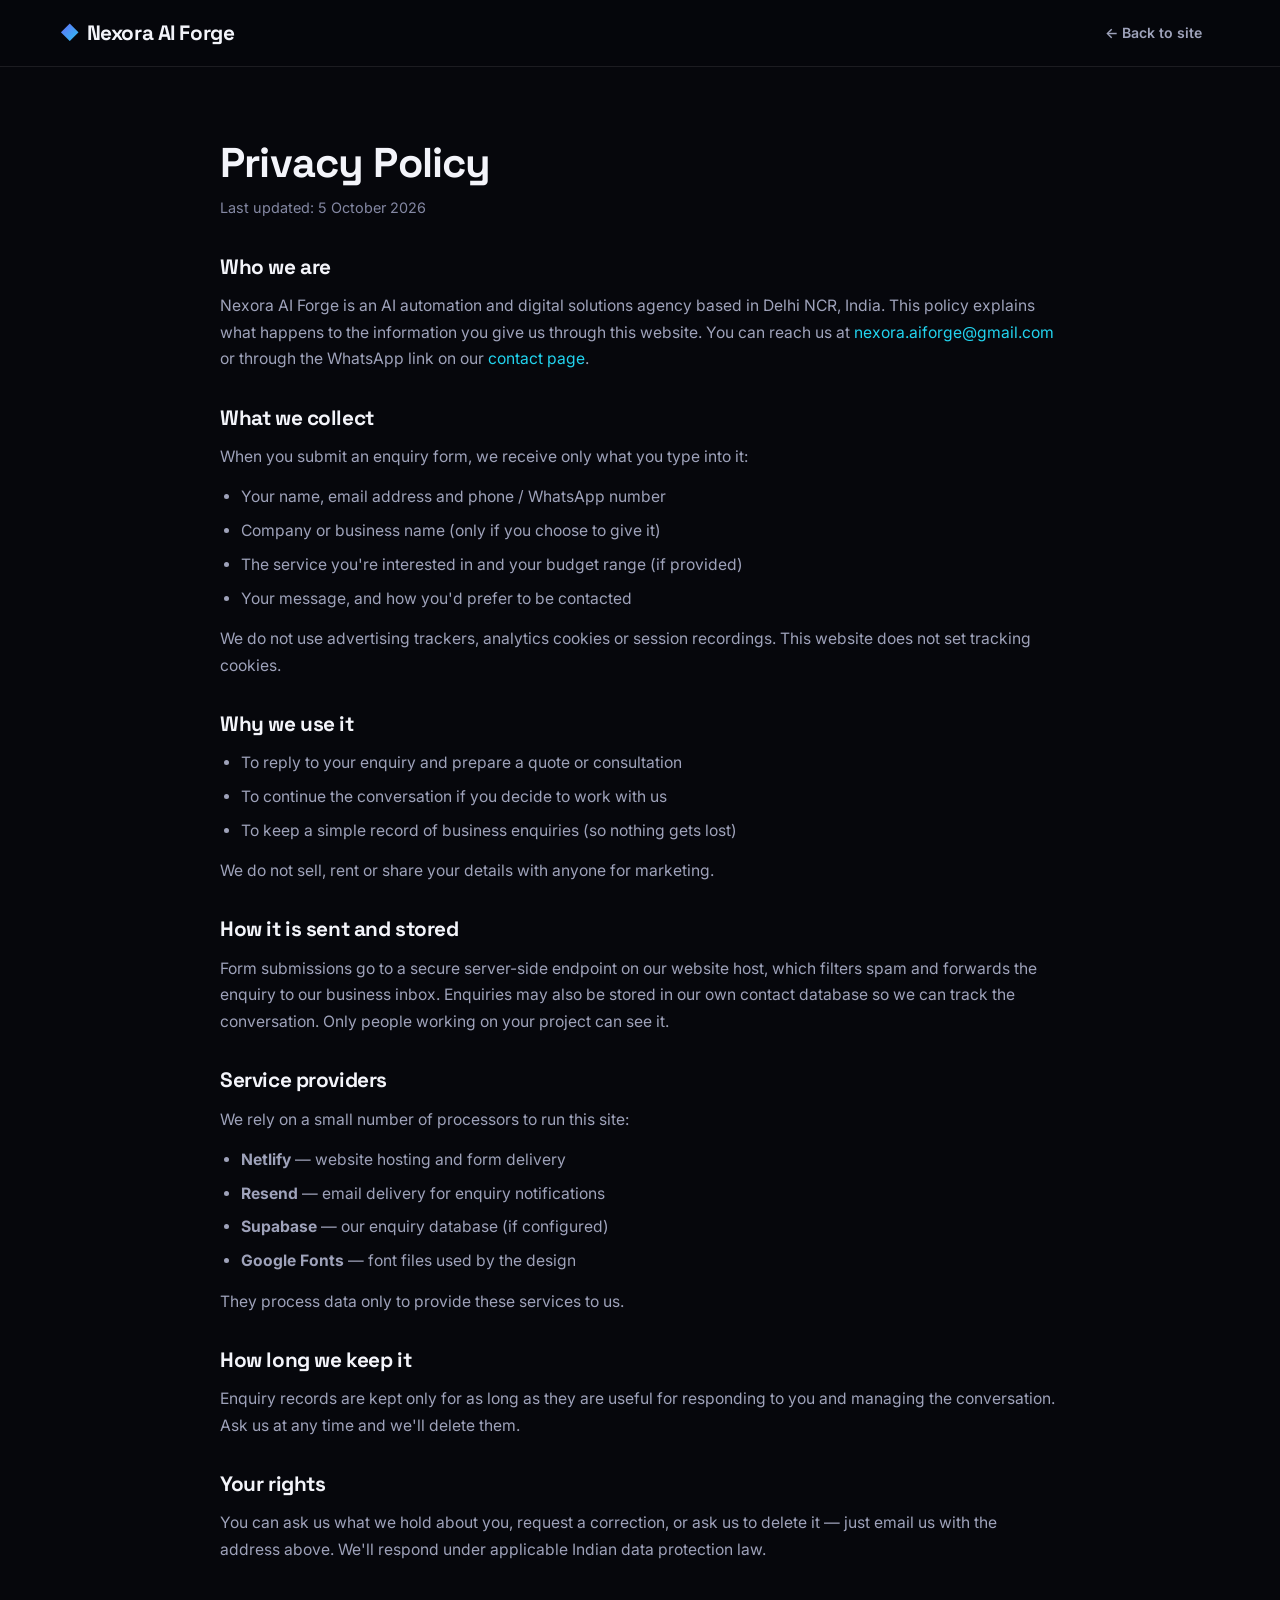
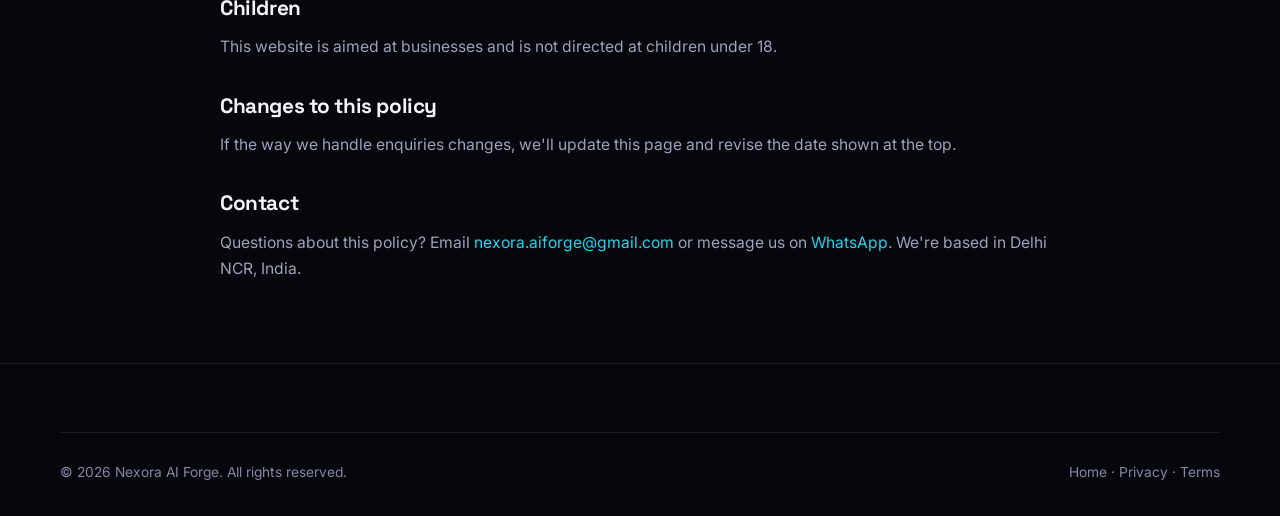
<file: privacy.html>
<!DOCTYPE html>
<html lang="en">
<head>
  <meta charset="UTF-8" />
  <meta name="viewport" content="width=device-width, initial-scale=1.0" />
  <meta name="description" content="Privacy Policy for Nexora AI Forge — how we collect, use and protect enquiry information submitted through our website." />
  <meta name="theme-color" content="#06070c" />
  <meta name="robots" content="index, follow" />
  <!-- build:url --><!-- /build:url -->
  <title>Privacy Policy — Nexora AI Forge</title>

  <link rel="icon" href="data:image/svg+xml,%3Csvg xmlns='http://www.w3.org/2000/svg' viewBox='0 0 64 64'%3E%3Cdefs%3E%3ClinearGradient id='g' x1='0' y1='0' x2='1' y2='1'%3E%3Cstop offset='0' stop-color='%236d5efc'/%3E%3Cstop offset='1' stop-color='%2322d3ee'/%3E%3C/linearGradient%3E%3C/defs%3E%3Crect width='64' height='64' rx='14' fill='%2306070c'/%3E%3Cpath d='M32 12 52 32 32 52 12 32Z' fill='url(%23g)'/%3E%3C/svg%3E" />

  <link rel="preconnect" href="https://fonts.googleapis.com" />
  <link rel="preconnect" href="https://fonts.gstatic.com" crossorigin />
  <link href="https://fonts.googleapis.com/css2?family=Inter:wght@400;500;600;700;800&family=Space+Grotesk:wght@500;600;700&display=swap" rel="stylesheet" />
  <link rel="stylesheet" href="styles.css" />
</head>
<body>

  <header class="pagebar">
    <div class="container pagebar__inner">
      <a href="index.html" class="logo" aria-label="Nexora AI Forge — home">
        <span class="logo__mark" aria-hidden="true">◆</span>
        <span class="logo__text">Nexora&nbsp;AI&nbsp;Forge</span>
      </a>
      <a href="index.html" class="btn btn--ghost btn--sm">← Back to site</a>
    </div>
  </header>

  <main class="page-wrap">
    <div class="container container--narrow">
      <div class="page-head">
        <h1>Privacy Policy</h1>
        <p>Last updated: <time datetime="2026-10-05">5 October 2026</time></p>
      </div>

      <div class="prose">
        <h2>Who we are</h2>
        <p>
          Nexora AI Forge is an AI automation and digital solutions agency based in Delhi NCR,
          India. This policy explains what happens to the information you give us through this
          website. You can reach us at
          <a data-config-email href="mailto:nexora.aiforge@gmail.com">nexora.aiforge@gmail.com</a>
          or through the WhatsApp link on our <a href="index.html#contact">contact page</a>.
        </p>

        <h2>What we collect</h2>
        <p>When you submit an enquiry form, we receive only what you type into it:</p>
        <ul>
          <li>Your name, email address and phone / WhatsApp number</li>
          <li>Company or business name (only if you choose to give it)</li>
          <li>The service you're interested in and your budget range (if provided)</li>
          <li>Your message, and how you'd prefer to be contacted</li>
        </ul>
        <p>
          We do not use advertising trackers, analytics cookies or session recordings. This
          website does not set tracking cookies.
        </p>

        <h2>Why we use it</h2>
        <ul>
          <li>To reply to your enquiry and prepare a quote or consultation</li>
          <li>To continue the conversation if you decide to work with us</li>
          <li>To keep a simple record of business enquiries (so nothing gets lost)</li>
        </ul>
        <p>We do not sell, rent or share your details with anyone for marketing.</p>

        <h2>How it is sent and stored</h2>
        <p>
          Form submissions go to a secure server-side endpoint on our website host, which
          filters spam and forwards the enquiry to our business inbox. Enquiries may also be
          stored in our own contact database so we can track the conversation. Only people
          working on your project can see it.
        </p>

        <h2>Service providers</h2>
        <p>We rely on a small number of processors to run this site:</p>
        <ul>
          <li><strong>Netlify</strong> — website hosting and form delivery</li>
          <li><strong>Resend</strong> — email delivery for enquiry notifications</li>
          <li><strong>Supabase</strong> — our enquiry database (if configured)</li>
          <li><strong>Google Fonts</strong> — font files used by the design</li>
        </ul>
        <p>They process data only to provide these services to us.</p>

        <h2>How long we keep it</h2>
        <p>
          Enquiry records are kept only for as long as they are useful for responding to you
          and managing the conversation. Ask us at any time and we'll delete them.
        </p>

        <h2>Your rights</h2>
        <p>
          You can ask us what we hold about you, request a correction, or ask us to delete it
          — just email us with the address above. We'll respond under applicable Indian data
          protection law.
        </p>

        <h2>Children</h2>
        <p>This website is aimed at businesses and is not directed at children under 18.</p>

        <h2>Changes to this policy</h2>
        <p>
          If the way we handle enquiries changes, we'll update this page and revise the date
          shown at the top.
        </p>

        <h2>Contact</h2>
        <p>
          Questions about this policy? Email
          <a data-config-email href="mailto:nexora.aiforge@gmail.com">nexora.aiforge@gmail.com</a>
          or message us on <a data-whatsapp-link href="#">WhatsApp</a>. We're based in Delhi NCR, India.
        </p>
      </div>
    </div>
  </main>

  <footer class="footer">
    <div class="container footer__bottom">
      <span>© <span id="year">2026</span> Nexora AI Forge. All rights reserved.</span>
      <span><a href="index.html">Home</a> · <a href="privacy.html">Privacy</a> · <a href="terms.html">Terms</a></span>
    </div>
  </footer>

  <script src="config.js"></script>
  <script src="script.js"></script>
</body>
</html>
</file>
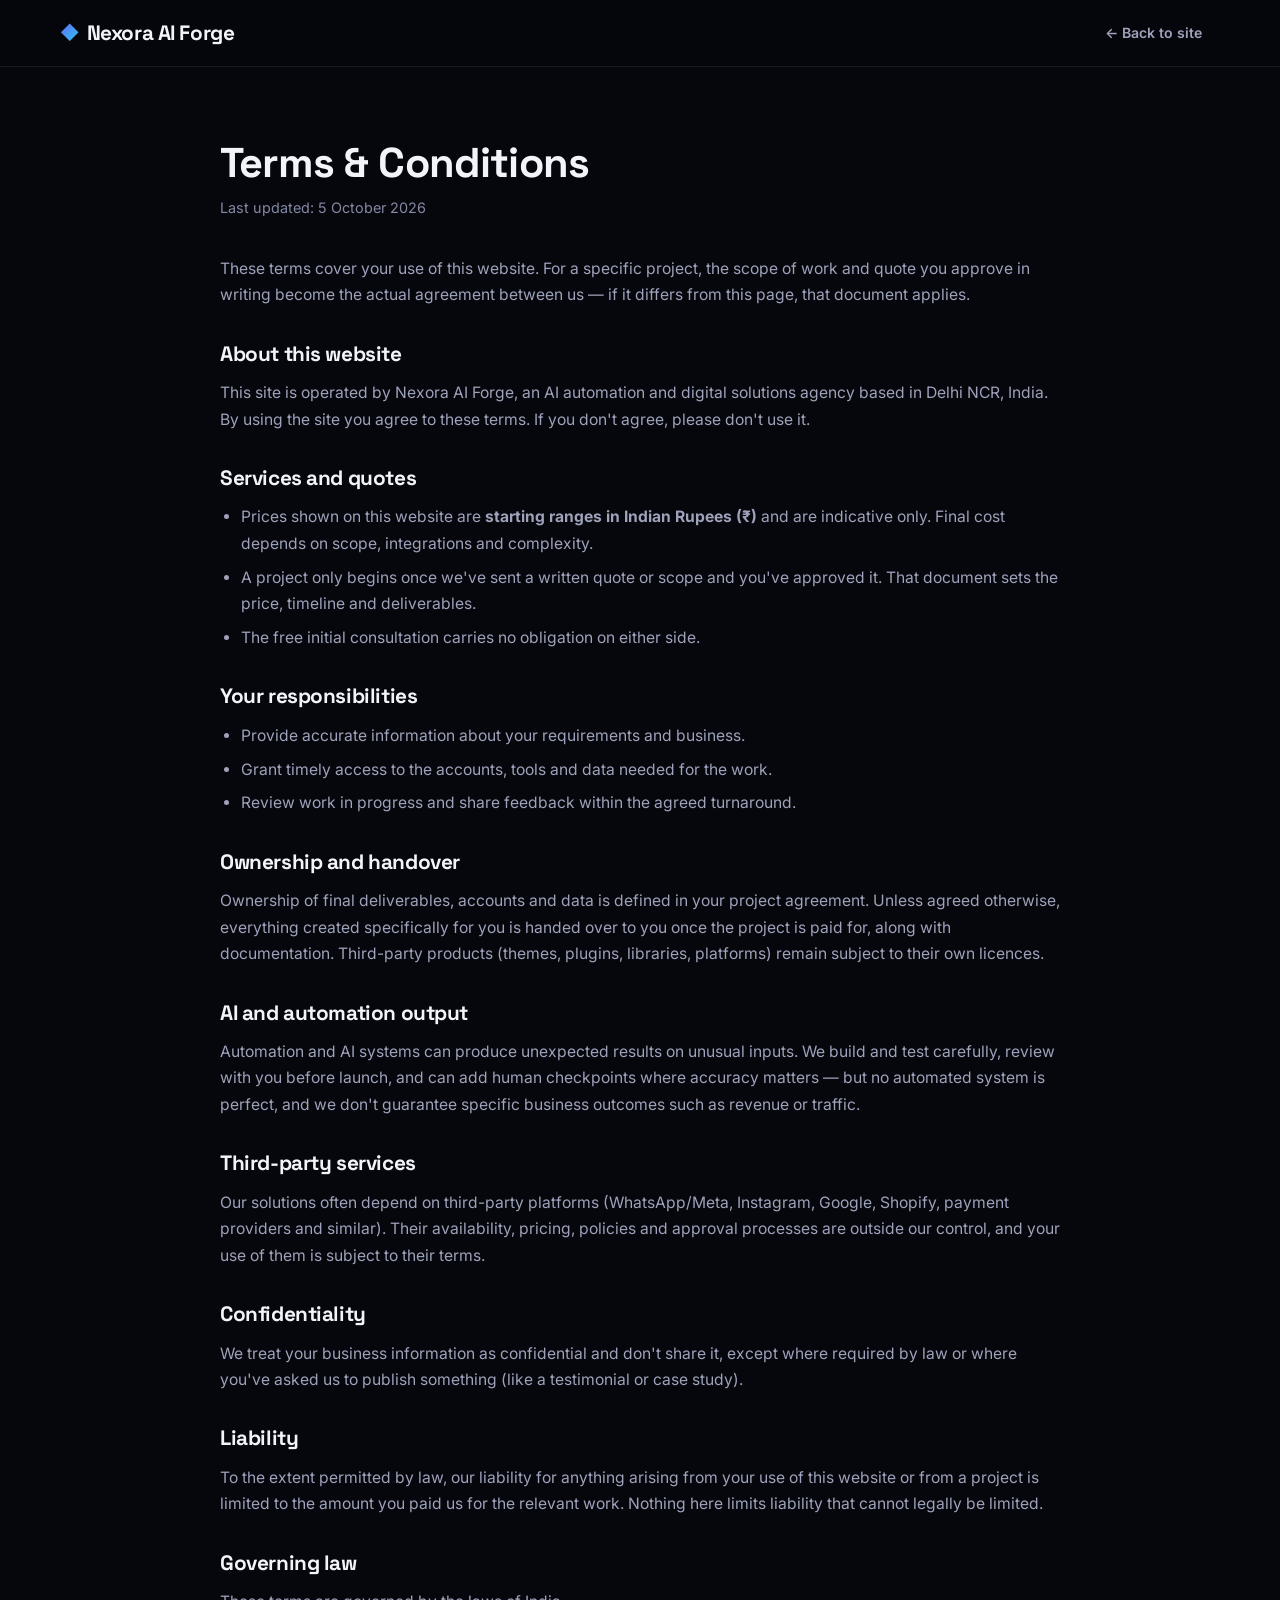
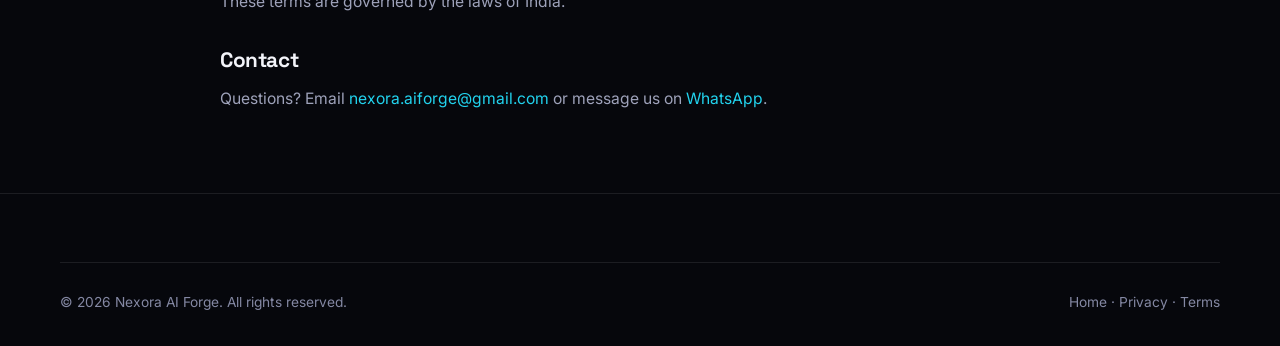
<file: terms.html>
<!DOCTYPE html>
<html lang="en">
<head>
  <meta charset="UTF-8" />
  <meta name="viewport" content="width=device-width, initial-scale=1.0" />
  <meta name="description" content="Terms & Conditions for the Nexora AI Forge website — how quotes, projects, ownership and third-party services work." />
  <meta name="theme-color" content="#06070c" />
  <meta name="robots" content="index, follow" />
  <!-- build:url --><!-- /build:url -->
  <title>Terms &amp; Conditions — Nexora AI Forge</title>

  <link rel="icon" href="data:image/svg+xml,%3Csvg xmlns='http://www.w3.org/2000/svg' viewBox='0 0 64 64'%3E%3Cdefs%3E%3ClinearGradient id='g' x1='0' y1='0' x2='1' y2='1'%3E%3Cstop offset='0' stop-color='%236d5efc'/%3E%3Cstop offset='1' stop-color='%2322d3ee'/%3E%3C/linearGradient%3E%3C/defs%3E%3Crect width='64' height='64' rx='14' fill='%2306070c'/%3E%3Cpath d='M32 12 52 32 32 52 12 32Z' fill='url(%23g)'/%3E%3C/svg%3E" />

  <link rel="preconnect" href="https://fonts.googleapis.com" />
  <link rel="preconnect" href="https://fonts.gstatic.com" crossorigin />
  <link href="https://fonts.googleapis.com/css2?family=Inter:wght@400;500;600;700;800&family=Space+Grotesk:wght@500;600;700&display=swap" rel="stylesheet" />
  <link rel="stylesheet" href="styles.css" />
</head>
<body>

  <header class="pagebar">
    <div class="container pagebar__inner">
      <a href="index.html" class="logo" aria-label="Nexora AI Forge — home">
        <span class="logo__mark" aria-hidden="true">◆</span>
        <span class="logo__text">Nexora&nbsp;AI&nbsp;Forge</span>
      </a>
      <a href="index.html" class="btn btn--ghost btn--sm">← Back to site</a>
    </div>
  </header>

  <main class="page-wrap">
    <div class="container container--narrow">
      <div class="page-head">
        <h1>Terms &amp; Conditions</h1>
        <p>Last updated: <time datetime="2026-10-05">5 October 2026</time></p>
      </div>

      <div class="prose">
        <p>
          These terms cover your use of this website. For a specific project, the scope of
          work and quote you approve in writing become the actual agreement between us — if
          it differs from this page, that document applies.
        </p>

        <h2>About this website</h2>
        <p>
          This site is operated by Nexora AI Forge, an AI automation and digital solutions
          agency based in Delhi NCR, India. By using the site you agree to these terms. If
          you don't agree, please don't use it.
        </p>

        <h2>Services and quotes</h2>
        <ul>
          <li>
            Prices shown on this website are <strong>starting ranges in Indian Rupees (₹)</strong>
            and are indicative only. Final cost depends on scope, integrations and complexity.
          </li>
          <li>
            A project only begins once we've sent a written quote or scope and you've approved
            it. That document sets the price, timeline and deliverables.
          </li>
          <li>
            The free initial consultation carries no obligation on either side.
          </li>
        </ul>

        <h2>Your responsibilities</h2>
        <ul>
          <li>Provide accurate information about your requirements and business.</li>
          <li>Grant timely access to the accounts, tools and data needed for the work.</li>
          <li>Review work in progress and share feedback within the agreed turnaround.</li>
        </ul>

        <h2>Ownership and handover</h2>
        <p>
          Ownership of final deliverables, accounts and data is defined in your project
          agreement. Unless agreed otherwise, everything created specifically for you is
          handed over to you once the project is paid for, along with documentation.
          Third-party products (themes, plugins, libraries, platforms) remain subject to
          their own licences.
        </p>

        <h2>AI and automation output</h2>
        <p>
          Automation and AI systems can produce unexpected results on unusual inputs. We
          build and test carefully, review with you before launch, and can add human
          checkpoints where accuracy matters — but no automated system is perfect, and we
          don't guarantee specific business outcomes such as revenue or traffic.
        </p>

        <h2>Third-party services</h2>
        <p>
          Our solutions often depend on third-party platforms (WhatsApp/Meta, Instagram,
          Google, Shopify, payment providers and similar). Their availability, pricing,
          policies and approval processes are outside our control, and your use of them is
          subject to their terms.
        </p>

        <h2>Confidentiality</h2>
        <p>
          We treat your business information as confidential and don't share it, except where
          required by law or where you've asked us to publish something (like a testimonial
          or case study).
        </p>

        <h2>Liability</h2>
        <p>
          To the extent permitted by law, our liability for anything arising from your use of
          this website or from a project is limited to the amount you paid us for the
          relevant work. Nothing here limits liability that cannot legally be limited.
        </p>

        <h2>Governing law</h2>
        <p>These terms are governed by the laws of India.</p>

        <h2>Contact</h2>
        <p>
          Questions? Email
          <a data-config-email href="mailto:nexora.aiforge@gmail.com">nexora.aiforge@gmail.com</a>
          or message us on <a data-whatsapp-link href="#">WhatsApp</a>.
        </p>
      </div>
    </div>
  </main>

  <footer class="footer">
    <div class="container footer__bottom">
      <span>© <span id="year">2026</span> Nexora AI Forge. All rights reserved.</span>
      <span><a href="index.html">Home</a> · <a href="privacy.html">Privacy</a> · <a href="terms.html">Terms</a></span>
    </div>
  </footer>

  <script src="config.js"></script>
  <script src="script.js"></script>
</body>
</html>
</file>
<file: styles.css>
/* ============================================
   Nexora — AI Automation Agency
   Premium dark-tech design system
   ============================================ */

/* ---------- Tokens ---------- */
:root {
  --bg: #06070c;
  --bg-alt: #0a0b13;
  --surface: rgba(255, 255, 255, 0.04);
  --surface-2: rgba(255, 255, 255, 0.075);
  --border: rgba(255, 255, 255, 0.09);
  --border-strong: rgba(255, 255, 255, 0.18);
  --text: #f3f4fa;
  --muted: #9ea2ba;
  --muted-2: #8488a3;
  --primary: #6d5efc;
  --primary-2: #22d3ee;
  --accent: #f472b6;
  --success: #34d399;
  --danger: #f87171;
  --radius: 18px;
  --radius-lg: 24px;
  --radius-sm: 12px;
  --btn-r: 13px;
  --nav-h: 74px;
  --shadow: 0 24px 60px rgba(0, 0, 0, 0.45);
  --font: "Inter", system-ui, -apple-system, "Segoe UI", Roboto, sans-serif;
  --font-display: "Space Grotesk", "Inter", system-ui, -apple-system, sans-serif;
  color-scheme: dark;
}

/* ---------- Reset & base ---------- */
*,
*::before,
*::after {
  margin: 0;
  padding: 0;
  box-sizing: border-box;
}

html {
  scroll-behavior: smooth;
  scroll-padding-top: calc(var(--nav-h) + 14px);
  -webkit-text-size-adjust: 100%;
}

body {
  font-family: var(--font);
  background: var(--bg);
  color: var(--text);
  line-height: 1.65;
  font-size: 1rem;
  -webkit-font-smoothing: antialiased;
  overflow-x: hidden;
}

img,
svg {
  max-width: 100%;
  display: block;
}

a {
  color: inherit;
  text-decoration: none;
}

ul,
ol {
  list-style: none;
}

button,
input,
select,
textarea {
  font: inherit;
  color: inherit;
}

::selection {
  background: rgba(109, 94, 252, 0.45);
  color: #fff;
}

::-webkit-scrollbar {
  width: 11px;
}
::-webkit-scrollbar-track {
  background: var(--bg);
}
::-webkit-scrollbar-thumb {
  background: rgba(255, 255, 255, 0.14);
  border-radius: 8px;
  border: 3px solid var(--bg);
}
::-webkit-scrollbar-thumb:hover {
  background: rgba(255, 255, 255, 0.25);
}

:focus-visible {
  outline: 2px solid var(--primary-2);
  outline-offset: 3px;
  border-radius: 4px;
}

.container {
  width: min(1160px, 92%);
  margin-inline: auto;
}

.container--narrow {
  width: min(840px, 92%);
}

/* Visually hidden but readable by screen readers (honeypot labels etc.) */
.visually-hidden {
  position: absolute !important;
  width: 1px;
  height: 1px;
  padding: 0;
  margin: -1px;
  overflow: hidden;
  clip: rect(0 0 0 0);
  white-space: nowrap;
  border: 0;
}

/* ---------- Typography ---------- */
h1,
h2,
h3,
h4 {
  font-family: var(--font-display);
  line-height: 1.14;
  letter-spacing: -0.02em;
}

h1 {
  font-size: clamp(2.6rem, 5.6vw, 4.35rem);
  font-weight: 700;
}

h2 {
  font-size: clamp(1.95rem, 3.8vw, 2.9rem);
  font-weight: 700;
}

h3 {
  font-size: 1.22rem;
  font-weight: 600;
}

.gradient-text {
  background: linear-gradient(100deg, var(--primary) 5%, var(--primary-2) 55%, var(--accent) 100%);
  background-size: 220% auto;
  -webkit-background-clip: text;
  background-clip: text;
  color: transparent;
  animation: shimmer 7s linear infinite;
}

@keyframes shimmer {
  to {
    background-position: 220% center;
  }
}

.lead {
  font-size: clamp(1.03rem, 1.6vw, 1.19rem);
  color: var(--muted);
  max-width: 36rem;
  margin-top: 1.35rem;
}

.eyebrow {
  display: inline-flex;
  align-items: center;
  gap: 0.6rem;
  font-size: 0.77rem;
  font-weight: 600;
  letter-spacing: 0.16em;
  text-transform: uppercase;
  color: var(--primary-2);
  margin-bottom: 0.9rem;
}

.eyebrow::before {
  content: "";
  width: 26px;
  height: 1px;
  background: linear-gradient(90deg, var(--primary), var(--primary-2));
}

.section__head {
  text-align: center;
  max-width: 680px;
  margin: 0 auto 3.5rem;
}

.section__head .eyebrow::before {
  display: none;
}

.section__head p {
  color: var(--muted);
  margin-top: 0.95rem;
  font-size: 1.02rem;
}

/* ---------- Shared bits ---------- */
.ticks {
  display: grid;
  gap: 0.62rem;
}

.ticks li {
  position: relative;
  padding-left: 1.7rem;
  color: var(--muted);
  font-size: 0.95rem;
  line-height: 1.5;
}

.ticks li::before {
  content: "✓";
  position: absolute;
  left: 0;
  top: 0;
  color: var(--primary-2);
  font-weight: 700;
}

.ticks li em {
  font-style: normal;
  color: var(--text);
}

.link-arrow {
  display: inline-flex;
  align-items: center;
  gap: 0.45rem;
  font-weight: 600;
  font-size: 0.93rem;
  color: var(--text);
  margin-top: auto;
  padding-top: 1.2rem;
  transition: color 0.2s ease;
}

.link-arrow span {
  color: var(--primary-2);
  transition: transform 0.25s ease;
}

.link-arrow:hover {
  color: var(--primary-2);
}

.link-arrow:hover span {
  transform: translateX(4px);
}

/* Pointer spotlight on cards */
.spot {
  position: relative;
  isolation: isolate;
}

.spot::before {
  content: "";
  position: absolute;
  inset: 0;
  z-index: -1;
  border-radius: inherit;
  background: radial-gradient(
    440px circle at var(--mx, 50%) var(--my, 0%),
    rgba(109, 94, 252, 0.17),
    transparent 62%
  );
  opacity: 0;
  transition: opacity 0.35s ease;
  pointer-events: none;
}

.spot:hover::before {
  opacity: 1;
}

/* ---------- Buttons ---------- */
.btn {
  display: inline-flex;
  align-items: center;
  justify-content: center;
  gap: 0.5rem;
  padding: 0.72rem 1.4rem;
  border-radius: var(--btn-r);
  border: 1px solid transparent;
  font-weight: 600;
  font-size: 0.95rem;
  line-height: 1.2;
  cursor: pointer;
  white-space: nowrap;
  position: relative;
  overflow: hidden;
  transition: transform 0.22s ease, box-shadow 0.22s ease, background 0.22s ease,
    border-color 0.22s ease, color 0.22s ease;
}

.btn--primary {
  background: linear-gradient(120deg, var(--primary), #8b7bff 52%, #4f9dfb 120%);
  color: #fff;
  box-shadow: 0 10px 26px rgba(109, 94, 252, 0.35);
}

.btn--primary::after {
  content: "";
  position: absolute;
  top: 0;
  left: -80%;
  width: 55%;
  height: 100%;
  background: linear-gradient(100deg, transparent, rgba(255, 255, 255, 0.35), transparent);
  transform: skewX(-20deg);
  transition: left 0.55s ease;
}

.btn--primary:hover {
  transform: translateY(-2px);
  box-shadow: 0 16px 34px rgba(109, 94, 252, 0.48);
}

.btn--primary:hover::after {
  left: 130%;
}

.btn--outline {
  border-color: var(--border-strong);
  background: var(--surface);
  color: var(--text);
}

.btn--outline:hover {
  border-color: rgba(109, 94, 252, 0.75);
  background: rgba(109, 94, 252, 0.12);
  transform: translateY(-2px);
}

.btn--ghost {
  color: var(--muted);
  background: transparent;
}

.btn--ghost:hover {
  color: var(--text);
  background: var(--surface);
}

/* WhatsApp CTA — one clear green button, used sparingly */
.btn--wa {
  background: #0f7f70;
  color: #fff;
  box-shadow: 0 10px 26px rgba(15, 127, 112, 0.3);
}

.btn--wa:hover {
  background: #11917f;
  transform: translateY(-2px);
  box-shadow: 0 16px 32px rgba(15, 127, 112, 0.4);
}

.btn--sm {
  padding: 0.56rem 1.05rem;
  font-size: 0.88rem;
  border-radius: 11px;
}

.btn--lg {
  padding: 0.95rem 1.85rem;
  font-size: 1rem;
}

.btn--block {
  width: 100%;
}

.btn.is-loading {
  pointer-events: none;
  opacity: 0.75;
}

/* ---------- Progress bar / skip link / back to top ---------- */
.scroll-progress {
  position: fixed;
  top: 0;
  left: 0;
  width: 100%;
  height: 3px;
  z-index: 200;
  background: linear-gradient(90deg, var(--primary), var(--primary-2), var(--accent));
  transform: scaleX(0);
  transform-origin: left center;
  will-change: transform;
}

.skip-link {
  position: absolute;
  top: -60px;
  left: 1rem;
  z-index: 300;
  background: var(--primary);
  color: #fff;
  padding: 0.6rem 1.1rem;
  border-radius: 0 0 10px 10px;
  font-weight: 600;
  transition: top 0.2s ease;
}

.skip-link:focus {
  top: 0;
}

.to-top {
  position: fixed;
  right: 1.4rem;
  bottom: 1.4rem;
  width: 46px;
  height: 46px;
  display: grid;
  place-items: center;
  background: rgba(12, 13, 24, 0.9);
  border: 1px solid var(--border-strong);
  border-radius: 13px;
  color: var(--text);
  cursor: pointer;
  opacity: 0;
  visibility: hidden;
  transform: translateY(14px);
  transition: opacity 0.3s ease, transform 0.3s ease, visibility 0.3s,
    border-color 0.2s ease, background 0.2s ease;
  z-index: 90;
}

.to-top svg {
  width: 19px;
  height: 19px;
}

.to-top.show {
  opacity: 1;
  visibility: visible;
  transform: none;
}

.to-top:hover {
  border-color: rgba(109, 94, 252, 0.75);
  background: rgba(109, 94, 252, 0.18);
}

/* ---------- Navigation ---------- */
.nav {
  position: fixed;
  inset: 0 0 auto 0;
  height: var(--nav-h);
  z-index: 100;
  border-bottom: 1px solid transparent;
  transition: background 0.3s ease, border-color 0.3s ease, backdrop-filter 0.3s ease;
}

.nav.scrolled {
  background: rgba(6, 7, 12, 0.82);
  backdrop-filter: blur(16px) saturate(160%);
  -webkit-backdrop-filter: blur(16px) saturate(160%);
  border-bottom-color: var(--border);
}

.nav__inner {
  height: var(--nav-h);
  display: flex;
  align-items: center;
  gap: 1rem;
}

.logo {
  display: inline-flex;
  align-items: center;
  gap: 0.5rem;
  font-family: var(--font-display);
  font-weight: 700;
  font-size: 1.3rem;
  letter-spacing: -0.02em;
}

.logo__mark {
  background: linear-gradient(135deg, var(--primary), var(--primary-2));
  -webkit-background-clip: text;
  background-clip: text;
  color: transparent;
  font-size: 1.15rem;
  transition: transform 0.4s ease;
}

.logo:hover .logo__mark {
  transform: rotate(90deg);
}

.nav__menu {
  flex: 1;
  display: flex;
  align-items: center;
  justify-content: space-between;
  gap: 1.5rem;
}

.nav__links {
  display: flex;
  align-items: center;
  gap: 1.7rem;
  margin-inline: auto;
  font-size: 0.95rem;
  color: var(--muted);
}

.nav__links a {
  position: relative;
  padding: 0.35rem 0;
  transition: color 0.2s ease;
}

.nav__links a::after {
  content: "";
  position: absolute;
  left: 0;
  right: 0;
  bottom: -2px;
  height: 2px;
  border-radius: 2px;
  background: linear-gradient(90deg, var(--primary), var(--primary-2));
  transform: scaleX(0);
  transform-origin: left center;
  transition: transform 0.25s ease;
}

.nav__links a:hover,
.nav__links a.active {
  color: var(--text);
}

.nav__links a:hover::after,
.nav__links a.active::after {
  transform: scaleX(1);
}

.nav__actions {
  display: flex;
  align-items: center;
  gap: 0.55rem;
}

.nav__toggle {
  display: none;
  flex-direction: column;
  justify-content: center;
  gap: 5px;
  width: 44px;
  height: 44px;
  padding: 0 9px;
  background: var(--surface);
  border: 1px solid var(--border);
  border-radius: 11px;
  cursor: pointer;
  transition: border-color 0.2s ease, background 0.2s ease;
}

.nav__toggle:hover {
  border-color: var(--border-strong);
}

.nav__toggle span {
  display: block;
  width: 22px;
  height: 2px;
  background: var(--text);
  border-radius: 2px;
  transition: transform 0.3s ease, opacity 0.25s ease;
}

.nav__toggle.open span:nth-child(1) {
  transform: translateY(7px) rotate(45deg);
}
.nav__toggle.open span:nth-child(2) {
  opacity: 0;
}
.nav__toggle.open span:nth-child(3) {
  transform: translateY(-7px) rotate(-45deg);
}

/* ---------- Hero ---------- */
.hero {
  position: relative;
  padding: calc(var(--nav-h) + 5.5rem) 0 0;
  overflow: hidden;
}

.hero__bg {
  position: absolute;
  inset: 0;
  pointer-events: none;
}

.hero__glow {
  position: absolute;
  border-radius: 50%;
  filter: blur(40px);
}

.hero__glow--1 {
  top: -28%;
  left: 50%;
  transform: translateX(-58%);
  width: 900px;
  height: 900px;
  background: radial-gradient(circle, rgba(109, 94, 252, 0.3), transparent 62%);
}

.hero__glow--2 {
  top: 18%;
  right: -14%;
  width: 620px;
  height: 620px;
  background: radial-gradient(circle, rgba(34, 211, 238, 0.16), transparent 62%);
}

.hero__grid {
  position: absolute;
  inset: 0;
  background-image: linear-gradient(rgba(255, 255, 255, 0.05) 1px, transparent 1px),
    linear-gradient(90deg, rgba(255, 255, 255, 0.05) 1px, transparent 1px);
  background-size: 68px 68px;
  -webkit-mask-image: radial-gradient(ellipse 90% 70% at 50% 20%, #000 25%, transparent 78%);
  mask-image: radial-gradient(ellipse 90% 70% at 50% 20%, #000 25%, transparent 78%);
}

.hero__inner {
  position: relative;
  display: grid;
  grid-template-columns: 1.05fr 0.95fr;
  gap: 3.5rem;
  align-items: center;
  padding-bottom: 4.5rem;
}

.hero__content {
  display: flex;
  flex-direction: column;
  align-items: flex-start;
}

.pill {
  display: inline-flex;
  align-items: center;
  gap: 0.55rem;
  padding: 0.42rem 1rem;
  border: 1px solid var(--border);
  background: var(--surface);
  border-radius: 999px;
  font-size: 0.85rem;
  color: var(--muted);
  margin-bottom: 1.6rem;
}

.pill__dot {
  width: 8px;
  height: 8px;
  border-radius: 50%;
  background: var(--success);
  box-shadow: 0 0 0 4px rgba(52, 211, 153, 0.18);
  animation: pulse 2.2s ease-in-out infinite;
}

@keyframes pulse {
  50% {
    box-shadow: 0 0 0 7px rgba(52, 211, 153, 0.05);
  }
}

.hero__cta {
  display: flex;
  flex-wrap: wrap;
  gap: 0.9rem;
  margin-top: 2.1rem;
}

.hero__points {
  display: flex;
  flex-wrap: wrap;
  gap: 0.5rem 1.4rem;
  margin-top: 1.5rem;
  font-size: 0.89rem;
  color: var(--muted);
}

.hero__points li::before {
  content: "✓";
  color: var(--primary-2);
  font-weight: 700;
  margin-right: 0.45rem;
}

/* Hero visual */
.hero__visual {
  position: relative;
}

.glass-card {
  position: relative;
  z-index: 1;
  background: linear-gradient(160deg, rgba(255, 255, 255, 0.075), rgba(255, 255, 255, 0.02));
  border: 1px solid var(--border);
  border-radius: var(--radius-lg);
  box-shadow: var(--shadow);
  backdrop-filter: blur(14px);
  -webkit-backdrop-filter: blur(14px);
  overflow: hidden;
  animation: float 7s ease-in-out infinite;
}

@keyframes float {
  0%,
  100% {
    transform: translateY(0);
  }
  50% {
    transform: translateY(-14px);
  }
}

.glass-card__header {
  display: flex;
  align-items: center;
  gap: 7px;
  padding: 0.85rem 1.15rem;
  border-bottom: 1px solid var(--border);
}

.dot {
  width: 11px;
  height: 11px;
  border-radius: 50%;
}
.dot--red {
  background: #ff5f57;
}
.dot--yellow {
  background: #febc2e;
}
.dot--green {
  background: #28c840;
}

.glass-card__title {
  margin-left: auto;
  font-size: 0.75rem;
  color: var(--muted);
  font-family: ui-monospace, "SF Mono", Menlo, Consolas, monospace;
}

.glass-card__body {
  padding: 1.3rem 1.4rem;
  min-height: 176px;
  font-family: ui-monospace, "SF Mono", Menlo, Consolas, monospace;
  font-size: 0.86rem;
  line-height: 1.85;
  color: #c9cde0;
  white-space: pre-wrap;
}

.typed {
  white-space: pre-wrap;
}

.caret {
  display: inline-block;
  width: 8px;
  height: 1.05em;
  background: var(--primary-2);
  vertical-align: text-bottom;
  margin-left: 2px;
  animation: blink 1s steps(2) infinite;
}

@keyframes blink {
  50% {
    opacity: 0;
  }
}

.glass-card__stats {
  display: grid;
  grid-template-columns: repeat(3, 1fr);
  border-top: 1px solid var(--border);
  background: rgba(6, 7, 12, 0.35);
}

.stat {
  padding: 0.95rem 0.6rem;
  text-align: center;
  border-right: 1px solid var(--border);
}

.stat:last-child {
  border-right: 0;
}

.stat strong {
  display: block;
  font-family: var(--font-display);
  font-size: 1.4rem;
  color: var(--primary-2);
}

.stat span {
  font-size: 0.73rem;
  color: var(--muted);
}

/* Floating chips */
.float-chip {
  position: absolute;
  z-index: 2;
  display: inline-flex;
  align-items: center;
  gap: 0.5rem;
  padding: 0.55rem 0.95rem;
  font-size: 0.8rem;
  font-weight: 500;
  background: rgba(12, 13, 24, 0.92);
  border: 1px solid var(--border-strong);
  border-radius: 999px;
  box-shadow: 0 14px 34px rgba(0, 0, 0, 0.5);
  white-space: nowrap;
  animation: float 7.5s ease-in-out infinite;
}

.float-chip--1 {
  top: 4%;
  left: -7%;
  animation-delay: -1.5s;
}

.float-chip--2 {
  bottom: 10%;
  right: -5%;
  animation-delay: -3.8s;
}

.float-chip__dot {
  width: 8px;
  height: 8px;
  border-radius: 50%;
  background: var(--success);
  box-shadow: 0 0 0 4px rgba(52, 211, 153, 0.18);
}

/* Trust strip — honest proof points, no fake client logos */
.trustbar {
  position: relative;
  border-top: 1px solid var(--border);
  padding: 1.05rem 0;
  background: rgba(255, 255, 255, 0.02);
}

.trustbar__inner {
  display: flex;
  flex-wrap: wrap;
  justify-content: center;
  gap: 0.55rem 1.9rem;
  text-align: center;
  font-size: 0.9rem;
  color: var(--muted);
}

.trustbar__inner span::before {
  content: "✓";
  color: var(--primary-2);
  font-weight: 700;
  margin-right: 0.5rem;
}

/* ---------- Sections ---------- */
.section {
  padding: clamp(4.5rem, 8vw, 6.75rem) 0;
  position: relative;
}

.section--alt {
  background: var(--bg-alt);
}

/* ---------- About ---------- */
.about__grid {
  display: grid;
  grid-template-columns: 1.05fr 0.95fr;
  gap: clamp(2.5rem, 5vw, 4.5rem);
  align-items: start;
}

.about__text p {
  color: var(--muted);
  margin-top: 1.15rem;
  font-size: 1.02rem;
}

.about__cta {
  display: flex;
  flex-wrap: wrap;
  gap: 0.8rem;
  margin-top: 2rem;
}

.about__card {
  background: linear-gradient(160deg, rgba(109, 94, 252, 0.12), rgba(255, 255, 255, 0.03));
  border: 1px solid var(--border);
  border-radius: var(--radius);
  padding: 1.7rem 1.8rem;
}

.about__card h3 {
  margin-bottom: 1rem;
}

/* ---------- Services ---------- */
.services__grid {
  display: grid;
  grid-template-columns: repeat(auto-fit, minmax(310px, 1fr));
  gap: 1.5rem;
}

.service-card {
  display: flex;
  flex-direction: column;
  background: var(--surface);
  border: 1px solid var(--border);
  border-radius: var(--radius);
  padding: 1.9rem;
  transition: transform 0.3s ease, border-color 0.3s ease, background 0.3s ease,
    box-shadow 0.3s ease;
}

.service-card:hover {
  transform: translateY(-7px);
  border-color: rgba(109, 94, 252, 0.55);
  background: var(--surface-2);
  box-shadow: 0 26px 50px rgba(0, 0, 0, 0.4);
}

.service-card__icon {
  width: 54px;
  height: 54px;
  display: grid;
  place-items: center;
  background: linear-gradient(135deg, rgba(109, 94, 252, 0.24), rgba(34, 211, 238, 0.18));
  border: 1px solid var(--border);
  border-radius: 15px;
  margin-bottom: 1.25rem;
  color: var(--primary-2);
  transition: transform 0.3s ease;
}

.service-card__icon svg {
  width: 25px;
  height: 25px;
}

.service-card:hover .service-card__icon {
  transform: translateY(-3px) rotate(-4deg);
}

.service-card p {
  color: var(--muted);
  font-size: 0.97rem;
  margin: 0.6rem 0 1.25rem;
}

.service-card__price {
  margin-top: auto;
  padding-top: 0.95rem;
  border-top: 1px dashed var(--border-strong);
  font-size: 0.87rem;
  color: var(--muted);
}

.service-card__price strong {
  font-family: var(--font-display);
  font-size: 1.02rem;
  color: var(--text);
  font-weight: 600;
}

/* ---------- How it works ---------- */
.steps {
  position: relative;
  display: grid;
  grid-template-columns: repeat(4, 1fr);
  gap: 1.25rem;
}

.steps::before {
  content: "";
  position: absolute;
  top: 50px;
  left: 5%;
  right: 5%;
  height: 2px;
  background: linear-gradient(
    90deg,
    transparent,
    var(--border-strong) 12%,
    var(--border-strong) 88%,
    transparent
  );
  z-index: 0;
}

.step {
  position: relative;
  z-index: 1;
  background: var(--surface);
  border: 1px solid var(--border);
  border-radius: var(--radius);
  padding: 1.7rem 1.5rem;
  transition: transform 0.3s ease, border-color 0.3s ease, background 0.3s ease;
}

.step:hover {
  transform: translateY(-6px);
  border-color: rgba(34, 211, 238, 0.45);
  background: var(--surface-2);
}

.step__num {
  display: inline-grid;
  place-items: center;
  min-width: 46px;
  height: 46px;
  padding: 0 0.5rem;
  border-radius: 13px;
  font-family: var(--font-display);
  font-weight: 700;
  font-size: 0.98rem;
  background: linear-gradient(135deg, var(--primary), var(--primary-2));
  box-shadow: 0 10px 24px rgba(109, 94, 252, 0.35);
  margin-bottom: 1.1rem;
}

.step h3 {
  font-size: 1.1rem;
}

.step p {
  color: var(--muted);
  font-size: 0.93rem;
  margin-top: 0.5rem;
}

/* ---------- Why Nexora ---------- */
.why__grid {
  display: grid;
  grid-template-columns: repeat(auto-fit, minmax(285px, 1fr));
  gap: 1.4rem;
}

.why__item {
  background: var(--surface);
  border: 1px solid var(--border);
  border-radius: var(--radius);
  padding: 1.75rem;
  transition: transform 0.3s ease, border-color 0.3s ease, background 0.3s ease;
}

.why__item:hover {
  transform: translateY(-6px);
  border-color: rgba(34, 211, 238, 0.45);
  background: var(--surface-2);
}

.why__icon {
  width: 46px;
  height: 46px;
  display: grid;
  place-items: center;
  border-radius: 13px;
  background: rgba(109, 94, 252, 0.16);
  border: 1px solid rgba(109, 94, 252, 0.35);
  color: #a99cff;
  margin-bottom: 1.05rem;
}

.why__icon svg {
  width: 22px;
  height: 22px;
}

.why__item h3 {
  font-size: 1.08rem;
}

.why__item p {
  color: var(--muted);
  font-size: 0.94rem;
  margin-top: 0.5rem;
}

/* ---------- Portfolio / work ---------- */
.work__grid {
  display: grid;
  grid-template-columns: repeat(auto-fit, minmax(315px, 1fr));
  gap: 1.5rem;
}

.work__card {
  display: flex;
  flex-direction: column;
  background: rgba(255, 255, 255, 0.03);
  border: 1px solid var(--border);
  border-radius: var(--radius-lg);
  overflow: hidden;
  transition: transform 0.3s ease, border-color 0.3s ease, box-shadow 0.3s ease;
}

.work__card:hover {
  transform: translateY(-7px);
  border-color: rgba(109, 94, 252, 0.5);
  box-shadow: 0 30px 60px rgba(0, 0, 0, 0.45);
}

.work__visual {
  position: relative;
  height: 190px;
  display: grid;
  place-items: center;
  padding: 1.5rem;
  overflow: hidden;
  border-bottom: 1px solid var(--border);
  background: linear-gradient(
      155deg,
      rgba(var(--tint-rgb), 0.24),
      rgba(var(--tint-rgb), 0.05) 55%,
      transparent
    ),
    rgba(255, 255, 255, 0.02);
}

.work__visual::after {
  content: "";
  position: absolute;
  inset: 0;
  background-image: linear-gradient(rgba(255, 255, 255, 0.05) 1px, transparent 1px),
    linear-gradient(90deg, rgba(255, 255, 255, 0.05) 1px, transparent 1px);
  background-size: 26px 26px;
  -webkit-mask-image: linear-gradient(180deg, rgba(0, 0, 0, 0.9), transparent 88%);
  mask-image: linear-gradient(180deg, rgba(0, 0, 0, 0.9), transparent 88%);
  pointer-events: none;
}

.work__visual--green {
  --tint-rgb: 52 211 153;
}
.work__visual--violet {
  --tint-rgb: 139 92 246;
}
.work__visual--cyan {
  --tint-rgb: 34 211 238;
}
.work__visual--pink {
  --tint-rgb: 244 114 182;
}
.work__visual--blue {
  --tint-rgb: 96 165 250;
}
.work__visual--amber {
  --tint-rgb: 251 191 36;
}

/* mock UI pieces */
.mock {
  position: relative;
  z-index: 1;
  width: min(255px, 92%);
}

.mock--chat {
  display: flex;
  flex-direction: column;
  gap: 0.55rem;
}

.bubble {
  display: block;
  width: var(--w, 60%);
  height: 19px;
  border-radius: 13px;
  background: rgba(255, 255, 255, 0.13);
  border: 1px solid rgba(255, 255, 255, 0.14);
}

.bubble--out {
  align-self: flex-end;
  background: rgba(var(--tint-rgb), 0.55);
  border-color: transparent;
}

.mock--browser {
  background: rgba(8, 9, 16, 0.72);
  border: 1px solid rgba(255, 255, 255, 0.14);
  border-radius: 12px;
  overflow: hidden;
  box-shadow: 0 18px 40px rgba(0, 0, 0, 0.45);
}

.mock__bar {
  display: flex;
  gap: 6px;
  padding: 9px 11px;
  border-bottom: 1px solid rgba(255, 255, 255, 0.1);
}

.mock__bar i {
  width: 8px;
  height: 8px;
  border-radius: 50%;
  background: rgba(255, 255, 255, 0.28);
}

.mock__body {
  padding: 13px;
  display: grid;
  gap: 9px;
}

.mock__line {
  height: 8px;
  width: var(--w, 70%);
  background: rgba(255, 255, 255, 0.2);
  border-radius: 5px;
}

.mock__block {
  height: 46px;
  border-radius: 9px;
  background: linear-gradient(120deg, rgba(var(--tint-rgb), 0.55), rgba(255, 255, 255, 0.07));
}

.mock__block--tall {
  height: 66px;
}

.mock--chart {
  display: flex;
  align-items: flex-end;
  gap: 9px;
  height: 104px;
}

.mock--chart span {
  flex: 1;
  height: var(--h, 50%);
  border-radius: 7px 7px 3px 3px;
  background: linear-gradient(180deg, rgba(var(--tint-rgb), 0.9), rgba(var(--tint-rgb), 0.22));
  box-shadow: 0 8px 18px rgba(0, 0, 0, 0.3);
}

.work__body {
  display: flex;
  flex-direction: column;
  flex: 1;
  padding: 1.6rem 1.7rem 1.75rem;
}

.work__tag {
  align-self: flex-start;
  font-size: 0.74rem;
  font-weight: 600;
  letter-spacing: 0.08em;
  text-transform: uppercase;
  color: var(--primary-2);
  background: rgba(34, 211, 238, 0.1);
  border: 1px solid rgba(34, 211, 238, 0.28);
  padding: 0.24rem 0.7rem;
  border-radius: 999px;
  margin-bottom: 0.85rem;
}

.work__body h3 {
  font-size: 1.28rem;
}

.work__body > p {
  color: var(--muted);
  font-size: 0.95rem;
  margin-top: 0.5rem;
}

.work__fit {
  margin-top: 1.1rem;
  padding-top: 1.05rem;
  border-top: 1px solid var(--border);
  font-size: 0.88rem;
  color: var(--muted);
}

/* ---------- Pricing ---------- */
.pricing {
  display: grid;
  grid-template-columns: repeat(4, 1fr);
  gap: 1.25rem;
  align-items: stretch;
}

.price-card {
  position: relative;
  display: flex;
  flex-direction: column;
  background: var(--surface);
  border: 1px solid var(--border);
  border-radius: var(--radius-lg);
  padding: 2.1rem 1.6rem;
  transition: transform 0.3s ease, border-color 0.3s ease, box-shadow 0.3s ease;
}

.price-card:hover {
  transform: translateY(-6px);
  border-color: var(--border-strong);
}

.price-card--featured {
  border-color: rgba(109, 94, 252, 0.75);
  background: linear-gradient(180deg, rgba(109, 94, 252, 0.16), rgba(255, 255, 255, 0.03));
  box-shadow: 0 28px 70px rgba(109, 94, 252, 0.28);
}

.price-card--featured:hover {
  border-color: rgba(139, 123, 255, 0.95);
}

.price-card__badge {
  position: absolute;
  top: -14px;
  left: 50%;
  transform: translateX(-50%);
  background: linear-gradient(135deg, var(--primary), var(--primary-2));
  font-size: 0.75rem;
  font-weight: 700;
  letter-spacing: 0.04em;
  padding: 0.32rem 1rem;
  border-radius: 999px;
  white-space: nowrap;
  box-shadow: 0 8px 20px rgba(109, 94, 252, 0.45);
}

.price-card h3 {
  font-size: 1.3rem;
}

.price-card__tagline {
  color: var(--muted);
  font-size: 0.92rem;
  margin-top: 0.35rem;
  min-height: 2.8em;
}

.price {
  font-family: var(--font-display);
  font-size: clamp(1.85rem, 2.4vw, 2.35rem);
  font-weight: 700;
  letter-spacing: -0.03em;
  margin: 1rem 0 0.3rem;
  line-height: 1.1;
  overflow-wrap: anywhere;
}

.price__note {
  font-size: 0.73rem;
  text-transform: uppercase;
  letter-spacing: 0.11em;
  color: var(--muted-2);
  margin-bottom: 1.35rem;
}

.price span {
  font-family: var(--font);
  font-size: 0.95rem;
  font-weight: 500;
  letter-spacing: 0;
  color: var(--muted);
  margin-left: 0.4rem;
}

.price--text {
  font-size: clamp(1.6rem, 2vw, 2rem);
}

.price--text span {
  display: block;
  margin-left: 0;
  margin-top: 0.3rem;
}

.price-card ul {
  display: grid;
  gap: 0.7rem;
  margin-bottom: 1.9rem;
}

.price-card .btn {
  margin-top: auto;
}

.pricing__foot {
  display: flex;
  flex-direction: column;
  align-items: center;
  gap: 1.5rem;
  margin-top: 2.5rem;
}

.pricing__note {
  text-align: center;
  color: var(--muted);
  font-size: 0.93rem;
  max-width: 680px;
  margin: 0 auto;
}

/* ---------- FAQ ---------- */
.faq {
  display: grid;
  gap: 0.9rem;
}

.faq__item {
  background: var(--surface);
  border: 1px solid var(--border);
  border-radius: var(--radius);
  overflow: hidden;
  transition: border-color 0.25s ease, background 0.25s ease;
}

.faq__item.open {
  border-color: rgba(109, 94, 252, 0.55);
  background: var(--surface-2);
}

.faq__q {
  width: 100%;
  background: none;
  border: 0;
  color: var(--text);
  font-family: var(--font-display);
  font-weight: 600;
  font-size: 1.04rem;
  text-align: left;
  padding: 1.2rem 1.4rem;
  display: flex;
  justify-content: space-between;
  align-items: center;
  gap: 1rem;
  cursor: pointer;
}

.faq__icon {
  flex-shrink: 0;
  width: 30px;
  height: 30px;
  display: grid;
  place-items: center;
  border-radius: 9px;
  background: rgba(109, 94, 252, 0.16);
  border: 1px solid rgba(109, 94, 252, 0.35);
  color: var(--primary-2);
  transition: transform 0.3s ease, background 0.3s ease;
}

.faq__icon svg {
  width: 15px;
  height: 15px;
}

.faq__item.open .faq__icon {
  transform: rotate(45deg);
  background: rgba(109, 94, 252, 0.32);
}

.faq__a {
  max-height: 0;
  overflow: hidden;
  transition: max-height 0.38s ease;
}

.faq__a p {
  padding: 0 1.4rem 1.3rem;
  color: var(--muted);
  font-size: 0.97rem;
}

/* ---------- CTA band ---------- */
.cta {
  position: relative;
  text-align: center;
  padding: clamp(4.5rem, 9vw, 6.5rem) 0;
  border-top: 1px solid var(--border);
  background: radial-gradient(ellipse 85% 110% at 50% 0%, rgba(109, 94, 252, 0.26), transparent 62%),
    linear-gradient(180deg, var(--bg-alt), var(--bg));
  overflow: hidden;
}

.cta h2 {
  margin-top: 0.35rem;
}

.cta__sub {
  color: var(--muted);
  margin-top: 0.85rem;
}

.cta__actions {
  display: flex;
  flex-wrap: wrap;
  justify-content: center;
  gap: 0.9rem;
  margin-top: 2.25rem;
}

.cta__note {
  font-size: 0.85rem;
  color: var(--muted-2);
}

/* ---------- Contact ---------- */
.contact__grid {
  display: grid;
  grid-template-columns: 0.9fr 1.1fr;
  gap: clamp(2.5rem, 5vw, 4rem);
  align-items: start;
}

.contact__info > p {
  color: var(--muted);
  margin-top: 1rem;
}

.contact__list {
  display: grid;
  gap: 1.15rem;
  margin-top: 2.1rem;
}

.contact__list li {
  display: flex;
  align-items: center;
  gap: 1rem;
}

.contact__list li > div {
  min-width: 0;
}

.contact__list li > div a,
.contact__list li > div span {
  overflow-wrap: anywhere;
}

.contact__icon {
  flex-shrink: 0;
  width: 46px;
  height: 46px;
  display: grid;
  place-items: center;
  border-radius: 13px;
  background: rgba(109, 94, 252, 0.15);
  border: 1px solid rgba(109, 94, 252, 0.35);
  color: var(--primary-2);
}

.contact__icon svg {
  width: 21px;
  height: 21px;
}

.contact__list em {
  display: block;
  font-style: normal;
  font-size: 0.78rem;
  text-transform: uppercase;
  letter-spacing: 0.1em;
  color: var(--muted-2);
}

.contact__list a,
.contact__list span:not(.contact__icon) {
  font-weight: 600;
  font-size: 0.99rem;
}

.contact__list a:hover {
  color: var(--primary-2);
}

.contact__response {
  display: inline-flex;
  align-items: center;
  gap: 0.6rem;
  margin-top: 2rem;
  font-size: 0.9rem;
  color: var(--muted);
}

.pulse-dot {
  width: 9px;
  height: 9px;
  border-radius: 50%;
  background: var(--success);
  box-shadow: 0 0 0 4px rgba(52, 211, 153, 0.16);
  animation: pulse 2.2s ease-in-out infinite;
}

.contact__form {
  background: linear-gradient(180deg, rgba(255, 255, 255, 0.05), rgba(255, 255, 255, 0.02));
  border: 1px solid var(--border);
  border-radius: var(--radius-lg);
  padding: clamp(1.5rem, 3vw, 2.3rem);
  box-shadow: var(--shadow);
}

.form__row {
  display: grid;
  grid-template-columns: 1fr 1fr;
  gap: 1rem;
}

.field {
  margin-bottom: 1.05rem;
}

.field label {
  display: block;
  font-size: 0.86rem;
  font-weight: 600;
  color: #c8cbdd;
  margin-bottom: 0.45rem;
}

.field input,
.field select,
.field textarea {
  width: 100%;
  padding: 0.82rem 1rem;
  background: rgba(6, 7, 12, 0.6);
  border: 1px solid var(--border);
  border-radius: var(--radius-sm);
  color: var(--text);
  font-size: 0.95rem;
  transition: border-color 0.2s ease, box-shadow 0.2s ease, background 0.2s ease;
}

.field textarea {
  resize: vertical;
  min-height: 118px;
}

.field input::placeholder,
.field textarea::placeholder {
  color: var(--muted-2);
}

.field input:focus,
.field select:focus,
.field textarea:focus {
  outline: none;
  border-color: rgba(109, 94, 252, 0.85);
  box-shadow: 0 0 0 4px rgba(109, 94, 252, 0.15);
  background: rgba(6, 7, 12, 0.85);
}

.select-wrap {
  position: relative;
}

.select-wrap select {
  appearance: none;
  -webkit-appearance: none;
  padding-right: 2.6rem;
  cursor: pointer;
}

.select-wrap::after {
  content: "";
  position: absolute;
  right: 1.05rem;
  top: 52%;
  width: 8px;
  height: 8px;
  border-right: 2px solid var(--muted);
  border-bottom: 2px solid var(--muted);
  transform: translateY(-50%) rotate(45deg);
  pointer-events: none;
}

.field--invalid input,
.field--invalid select,
.field--invalid textarea {
  border-color: rgba(248, 113, 113, 0.75);
  box-shadow: 0 0 0 4px rgba(248, 113, 113, 0.12);
}

.field__error {
  display: block;
  min-height: 1.05em;
  margin-top: 0.35rem;
  font-size: 0.8rem;
  color: var(--danger);
}

/* Radio group (preferred contact method) */
.field__label {
  display: block;
  font-size: 0.86rem;
  font-weight: 600;
  color: #c8cbdd;
  margin-bottom: 0.55rem;
}

.label-opt {
  color: var(--muted-2);
  font-weight: 500;
}

.radio-group {
  display: flex;
  flex-wrap: wrap;
  gap: 0.6rem;
}

.radio {
  display: inline-flex;
  align-items: center;
  gap: 0.55rem;
  min-height: 44px;
  padding: 0.55rem 1.05rem;
  border: 1px solid var(--border);
  background: rgba(6, 7, 12, 0.6);
  border-radius: 999px;
  font-size: 0.92rem;
  color: var(--muted);
  cursor: pointer;
  transition: border-color 0.2s ease, background 0.2s ease, color 0.2s ease;
}

.radio:hover {
  border-color: var(--border-strong);
  color: var(--text);
}

.radio input {
  width: 16px;
  height: 16px;
  accent-color: var(--primary);
  cursor: pointer;
}

.radio:has(input:checked) {
  border-color: rgba(109, 94, 252, 0.75);
  background: rgba(109, 94, 252, 0.14);
  color: var(--text);
}

.radio:focus-within {
  outline: 2px solid var(--primary-2);
  outline-offset: 2px;
}

.form__note {
  font-size: 0.83rem;
  color: var(--muted-2);
  margin-top: 0.9rem;
}

.form__status {
  margin-top: 0.75rem;
  font-size: 0.95rem;
  font-weight: 600;
  min-height: 1.4em;
}

.form__status.is-success {
  color: var(--success);
}

.form__status.is-error {
  color: var(--danger);
}

/* ---------- Footer ---------- */
.footer {
  border-top: 1px solid var(--border);
  padding: 4.25rem 0 2rem;
  background: var(--bg);
}

.footer__grid {
  display: grid;
  grid-template-columns: 1.5fr 1fr 1fr 1fr;
  gap: 2.75rem;
  padding-bottom: 2.75rem;
}

.footer__brand p {
  color: var(--muted);
  font-size: 0.95rem;
  margin-top: 1rem;
  max-width: 30ch;
}

.footer__brand .footer__loc {
  margin-top: 0.5rem;
  font-size: 0.88rem;
  color: var(--muted-2);
}

.socials {
  display: flex;
  gap: 0.6rem;
  margin-top: 1.35rem;
}

.socials a {
  width: 41px;
  height: 41px;
  display: grid;
  place-items: center;
  background: var(--surface);
  border: 1px solid var(--border);
  border-radius: 12px;
  color: var(--muted);
  transition: color 0.2s ease, border-color 0.2s ease, background 0.2s ease,
    transform 0.2s ease;
}

.socials a:hover {
  color: #fff;
  border-color: rgba(109, 94, 252, 0.65);
  background: rgba(109, 94, 252, 0.18);
  transform: translateY(-3px);
}

.socials svg {
  width: 17px;
  height: 17px;
}

.footer__col h4 {
  font-size: 0.79rem;
  text-transform: uppercase;
  letter-spacing: 0.12em;
  color: var(--muted-2);
  margin-bottom: 1.05rem;
  font-family: var(--font);
  font-weight: 700;
}

.footer__col a,
.footer__meta {
  display: block;
  color: var(--muted);
  font-size: 0.95rem;
  padding: 0.32rem 0;
  transition: color 0.2s ease, transform 0.2s ease;
}

.footer__col a:hover {
  color: var(--text);
  transform: translateX(3px);
}

.footer__meta {
  color: var(--muted-2);
  font-size: 0.88rem;
  margin-top: 0.35rem;
}

.footer__bottom {
  display: flex;
  justify-content: space-between;
  flex-wrap: wrap;
  gap: 0.75rem;
  padding-top: 1.75rem;
  border-top: 1px solid var(--border);
  font-size: 0.86rem;
  color: var(--muted-2);
}

/* ---------- Sub-page chrome (privacy / terms / 404) ---------- */
.pagebar {
  position: sticky;
  top: 0;
  z-index: 100;
  background: rgba(6, 7, 12, 0.92);
  backdrop-filter: blur(14px);
  -webkit-backdrop-filter: blur(14px);
  border-bottom: 1px solid var(--border);
}

.pagebar__inner {
  display: flex;
  align-items: center;
  justify-content: space-between;
  gap: 1rem;
  min-height: 66px;
}

.page-wrap {
  padding: clamp(3rem, 6vw, 4.5rem) 0 5rem;
}

.page-head {
  margin-bottom: 2.25rem;
}

.page-head h1 {
  font-size: clamp(1.9rem, 4vw, 2.6rem);
}

.page-head p {
  color: var(--muted-2);
  font-size: 0.9rem;
  margin-top: 0.6rem;
}

.prose h2 {
  font-size: 1.3rem;
  margin-top: 2.1rem;
  margin-bottom: 0.55rem;
}

.prose h2:first-child {
  margin-top: 0;
}

.prose p,
.prose li {
  color: var(--muted);
  font-size: 0.98rem;
  line-height: 1.7;
  margin-top: 0.85rem;
}

.prose ul {
  list-style: disc;
  padding-left: 1.3rem;
}

.prose li + li {
  margin-top: 0.45rem;
}

.prose a {
  color: var(--primary-2);
}

.prose a:hover {
  text-decoration: underline;
}

.notfound {
  text-align: center;
  padding: clamp(5rem, 14vw, 9rem) 0;
}

.notfound h1 {
  font-size: clamp(2.4rem, 8vw, 4rem);
}

.notfound p {
  color: var(--muted);
  margin-top: 0.9rem;
}

.notfound__actions {
  display: flex;
  flex-wrap: wrap;
  gap: 0.85rem;
  justify-content: center;
  margin-top: 2rem;
}

/* ---------- Reveal animation ---------- */
.reveal {
  opacity: 0;
  transform: translateY(26px);
  transition: opacity 0.7s cubic-bezier(0.22, 0.61, 0.36, 1),
    transform 0.7s cubic-bezier(0.22, 0.61, 0.36, 1);
}

.reveal.visible {
  opacity: 1;
  transform: none;
}

/* ---------- Responsive ---------- */@media (max-width: 1140px) {
  .nav__wa {
    display: none;
  }

  .pricing {
    grid-template-columns: repeat(2, 1fr);
    max-width: 820px;
    margin-inline: auto;
  }

  .price {
    font-size: 2.3rem;
  }
}

@media (max-width: 1024px) {
  .hero {
    padding-top: calc(var(--nav-h) + 3.75rem);
  }

  .hero__inner {
    grid-template-columns: 1fr;
    text-align: center;
    gap: 3rem;
    padding-bottom: 3.75rem;
  }

  .hero__content {
    align-items: center;
  }

  .lead {
    margin-inline: auto;
  }

  .hero__cta,
  .hero__points {
    justify-content: center;
  }

  .hero__visual {
    max-width: 560px;
    margin-inline: auto;
    width: 100%;
  }

  .float-chip {
    display: none;
  }

  .steps {
    grid-template-columns: repeat(2, 1fr);
  }

  .steps::before {
    display: none;
  }
}

@media (max-width: 991px) {
  .nav__wa {
    display: inline-flex;
  }

  .nav__toggle {
    display: flex;
    margin-left: auto;
  }

  .nav__menu {
    position: fixed;
    top: var(--nav-h);
    left: 0;
    right: 0;
    flex-direction: column;
    align-items: stretch;
    justify-content: flex-start;
    gap: 0;
    padding: 0.8rem 5% 1.6rem;
    background: rgba(8, 9, 16, 0.98);
    backdrop-filter: blur(18px);
    -webkit-backdrop-filter: blur(18px);
    border-bottom: 1px solid var(--border);
    box-shadow: 0 24px 50px rgba(0, 0, 0, 0.5);
    max-height: calc(100vh - var(--nav-h));
    max-height: calc(100dvh - var(--nav-h));
    overflow-y: auto;
    opacity: 0;
    visibility: hidden;
    transform: translateY(-14px);
    transition: opacity 0.28s ease, transform 0.28s ease, visibility 0.28s;
  }

  .nav__menu.open {
    opacity: 1;
    visibility: visible;
    transform: none;
  }

  .nav__links {
    flex-direction: column;
    align-items: stretch;
    gap: 0;
    margin-inline: 0;
  }

  .nav__links a {
    padding: 0.95rem 0;
    font-size: 1.03rem;
    border-bottom: 1px solid var(--border);
  }

  .nav__links a::after {
    display: none;
  }

  .nav__links a.active {
    color: var(--primary-2);
  }

  .nav__actions {
    flex-direction: column;
    padding-top: 1.2rem;
    gap: 0.65rem;
  }

  .nav__actions .btn {
    width: 100%;
    padding: 0.85rem 1.2rem;
    font-size: 0.97rem;
  }

  .about__grid,
  .contact__grid {
    grid-template-columns: 1fr;
  }

  .footer__grid {
    grid-template-columns: repeat(2, 1fr);
    gap: 2.25rem;
  }

  .footer__brand {
    grid-column: 1 / -1;
  }
}

@media (max-width: 860px) {
  .pricing {
    grid-template-columns: 1fr;
    max-width: 470px;
    margin-inline: auto;
  }

  .price-card__tagline {
    min-height: 0;
  }
}

@media (max-width: 640px) {
  .section {
    padding: 4.25rem 0;
  }

  .hero {
    padding-top: calc(var(--nav-h) + 3rem);
  }

  .pill {
    font-size: 0.79rem;
    padding: 0.36rem 0.85rem;
  }

  .hero__cta {
    width: 100%;
  }

  .hero__cta .btn {
    width: 100%;
  }

  .glass-card__body {
    padding: 1.1rem 1.15rem;
    min-height: 150px;
    font-size: 0.76rem;
  }

  .stat strong {
    font-size: 1.2rem;
  }

  .steps {
    grid-template-columns: 1fr;
  }

  .services__grid,
  .why__grid,
  .work__grid {
    grid-template-columns: 1fr;
  }

  .form__row {
    grid-template-columns: 1fr;
    gap: 0;
  }

  .cta__actions {
    flex-direction: column;
  }

  .cta__actions .btn {
    width: 100%;
  }

  .trustbar__inner {
    justify-content: flex-start;
    text-align: left;
    gap: 0.5rem 1.25rem;
    font-size: 0.86rem;
  }

  .about__cta .btn {
    flex: 1 1 auto;
  }

  .footer__bottom {
    flex-direction: column;
    text-align: left;
  }

  .to-top {
    right: 1rem;
    bottom: 1rem;
    width: 42px;
    height: 42px;
  }
}

@media (max-width: 420px) {
  .container {
    width: 90%;
  }

  .service-card,
  .why__item {
    padding: 1.5rem;
  }

  .work__body {
    padding: 1.35rem 1.35rem 1.5rem;
  }

  .price-card {
    padding: 2rem 1.5rem;
  }

  .faq__q {
    font-size: 0.98rem;
    padding: 1.05rem 1.1rem;
  }

  .faq__a p {
    padding: 0 1.1rem 1.15rem;
  }
}

/* ---------- Reduced motion ---------- */
@media (prefers-reduced-motion: reduce) {
  *,
  *::before,
  *::after {
    animation-duration: 0.01ms !important;
    animation-iteration-count: 1 !important;
    transition-duration: 0.01ms !important;
  }

  html {
    scroll-behavior: auto;
  }

  .caret {
    animation: none;
  }
}
</file>
